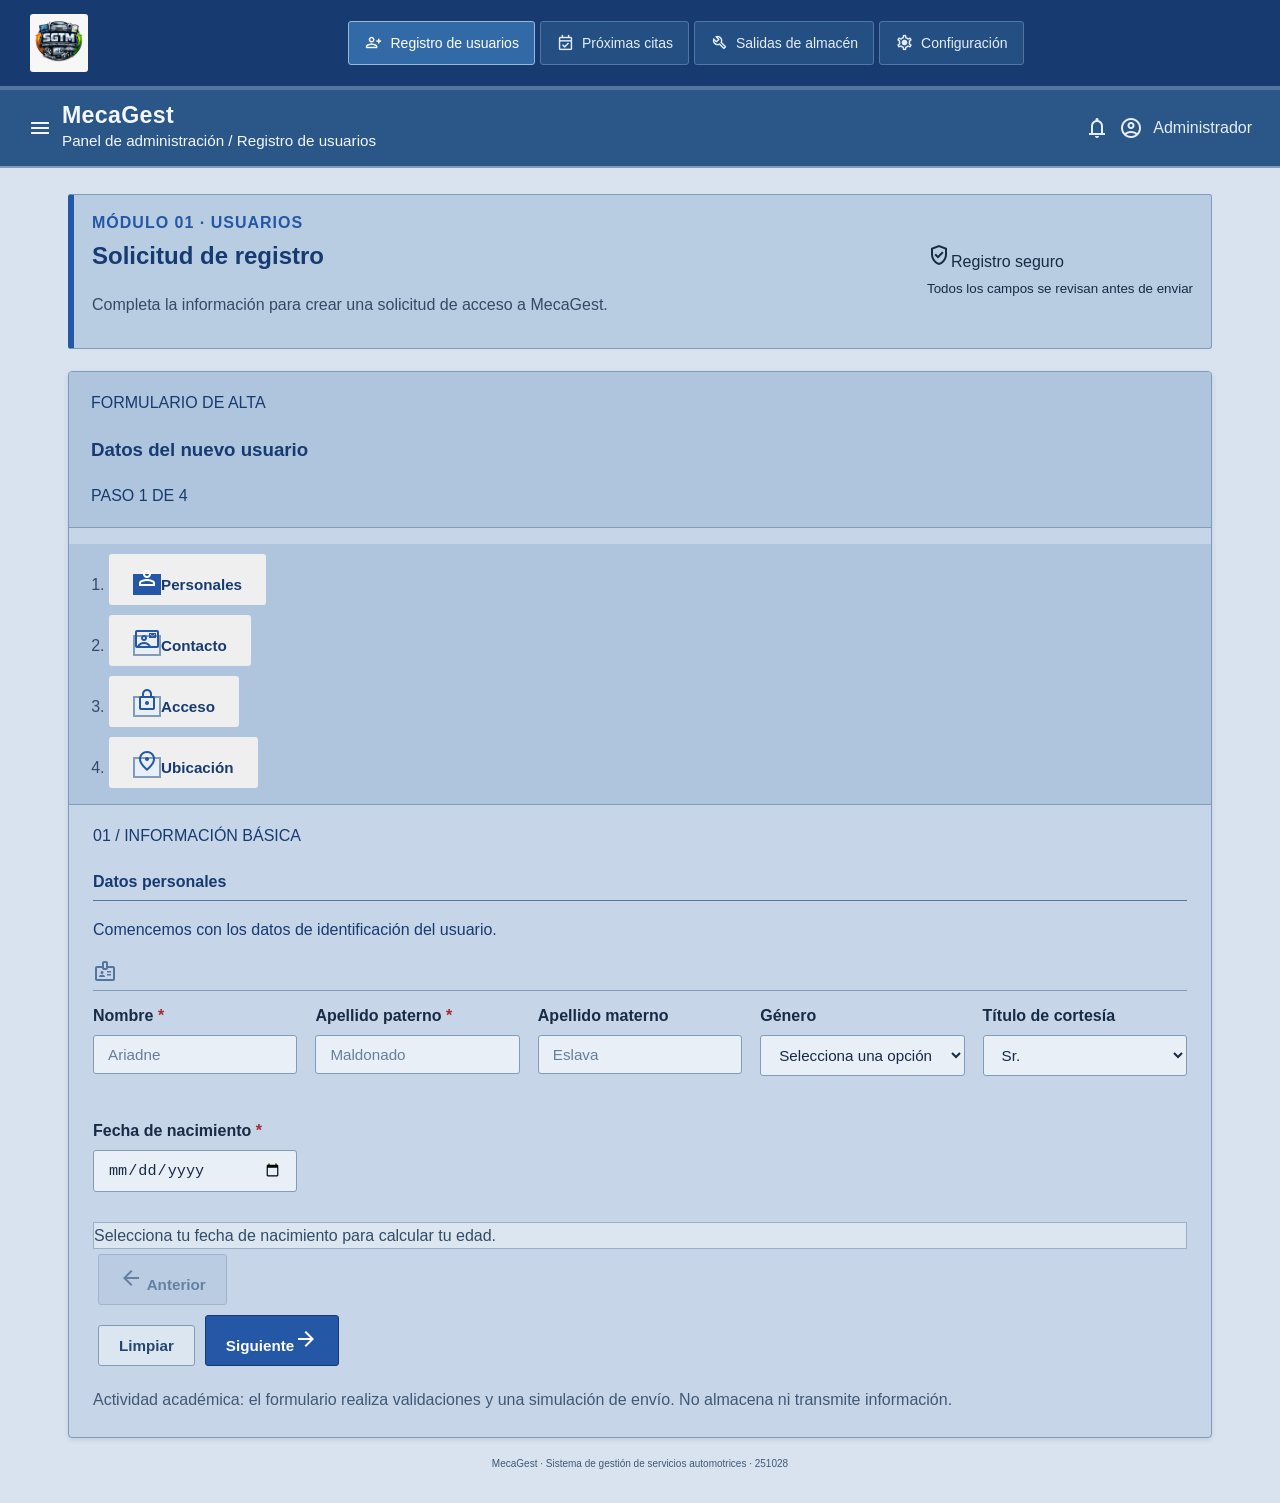
<file: index.html>
<!DOCTYPE html>
<html lang="es">
<head>
    <meta charset="UTF-8">
    <meta http-equiv="refresh" content="0; url=Practica04/registroUsuarios.html">
    <title>MecaGest</title>
</head>
<body>
    <script>
        window.location.replace("Practica04/registroUsuarios.html");
    </script>
</body>
</html>
</file>
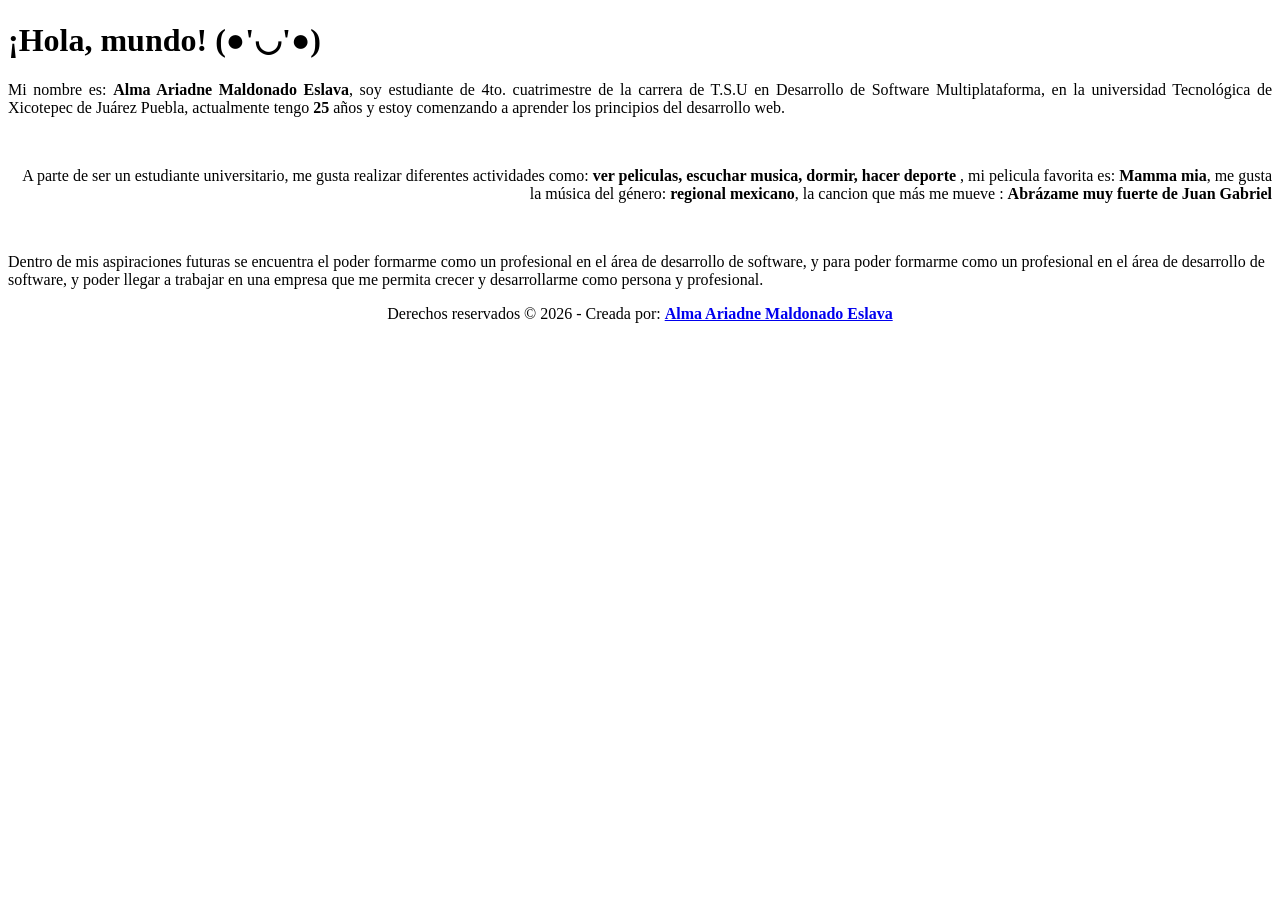
<file: Practica02/HelloWorld.html>
<!DOCTYPE html>
<html lang="en_MX">
<head>
    <meta charset="UTF-8">
    <meta name="viewport" content="width=device-width, initial-scale=1.0">
    <title>Mi primer página web :D @251028</title>
    <link rel="icon" type="image/x-icon" href="orquidea.png">
</head>

<body>
    <h1>¡Hola, mundo! (●'◡'●) </h1>
    <p align ="justify">
        Mi nombre es: <strong>Alma Ariadne Maldonado Eslava</strong>, soy estudiante de 4to. cuatrimestre de la carrera 
        de T.S.U en Desarrollo de Software Multiplataforma, en la universidad Tecnológica de Xicotepec de Juárez Puebla, actualmente tengo <strong>25</strong> años 
    y estoy comenzando a aprender los principios del desarrollo web.</p>
    <br>
    <p align ="right"> 
        A parte de ser un estudiante universitario, me gusta realizar diferentes actividades como: <strong>ver peliculas, escuchar musica, dormir, hacer deporte</strong>
    , mi pelicula favorita es: <strong>Mamma mia</strong>, me gusta la música del género: <strong>regional mexicano</strong>, la cancion que más me mueve : <strong>Abrázame muy fuerte de Juan Gabriel </strong></p>
    <br>
    <p align ="left" >
        Dentro de mis aspiraciones futuras se encuentra el poder formarme como un profesional en el área de desarrollo de software, y para poder formarme
        como un profesional en el área de desarrollo de software, y poder llegar a trabajar en una empresa que me permita crecer y desarrollarme como persona
        y profesional.
    </p>    
</body>
<footer>
    <p align ="center">Derechos reservados © 2026 - Creada por: <a 
        href="https://github.com/251028-aame"><b>Alma Ariadne Maldonado Eslava</b>
    </p>
</footer>

</html>
</file>
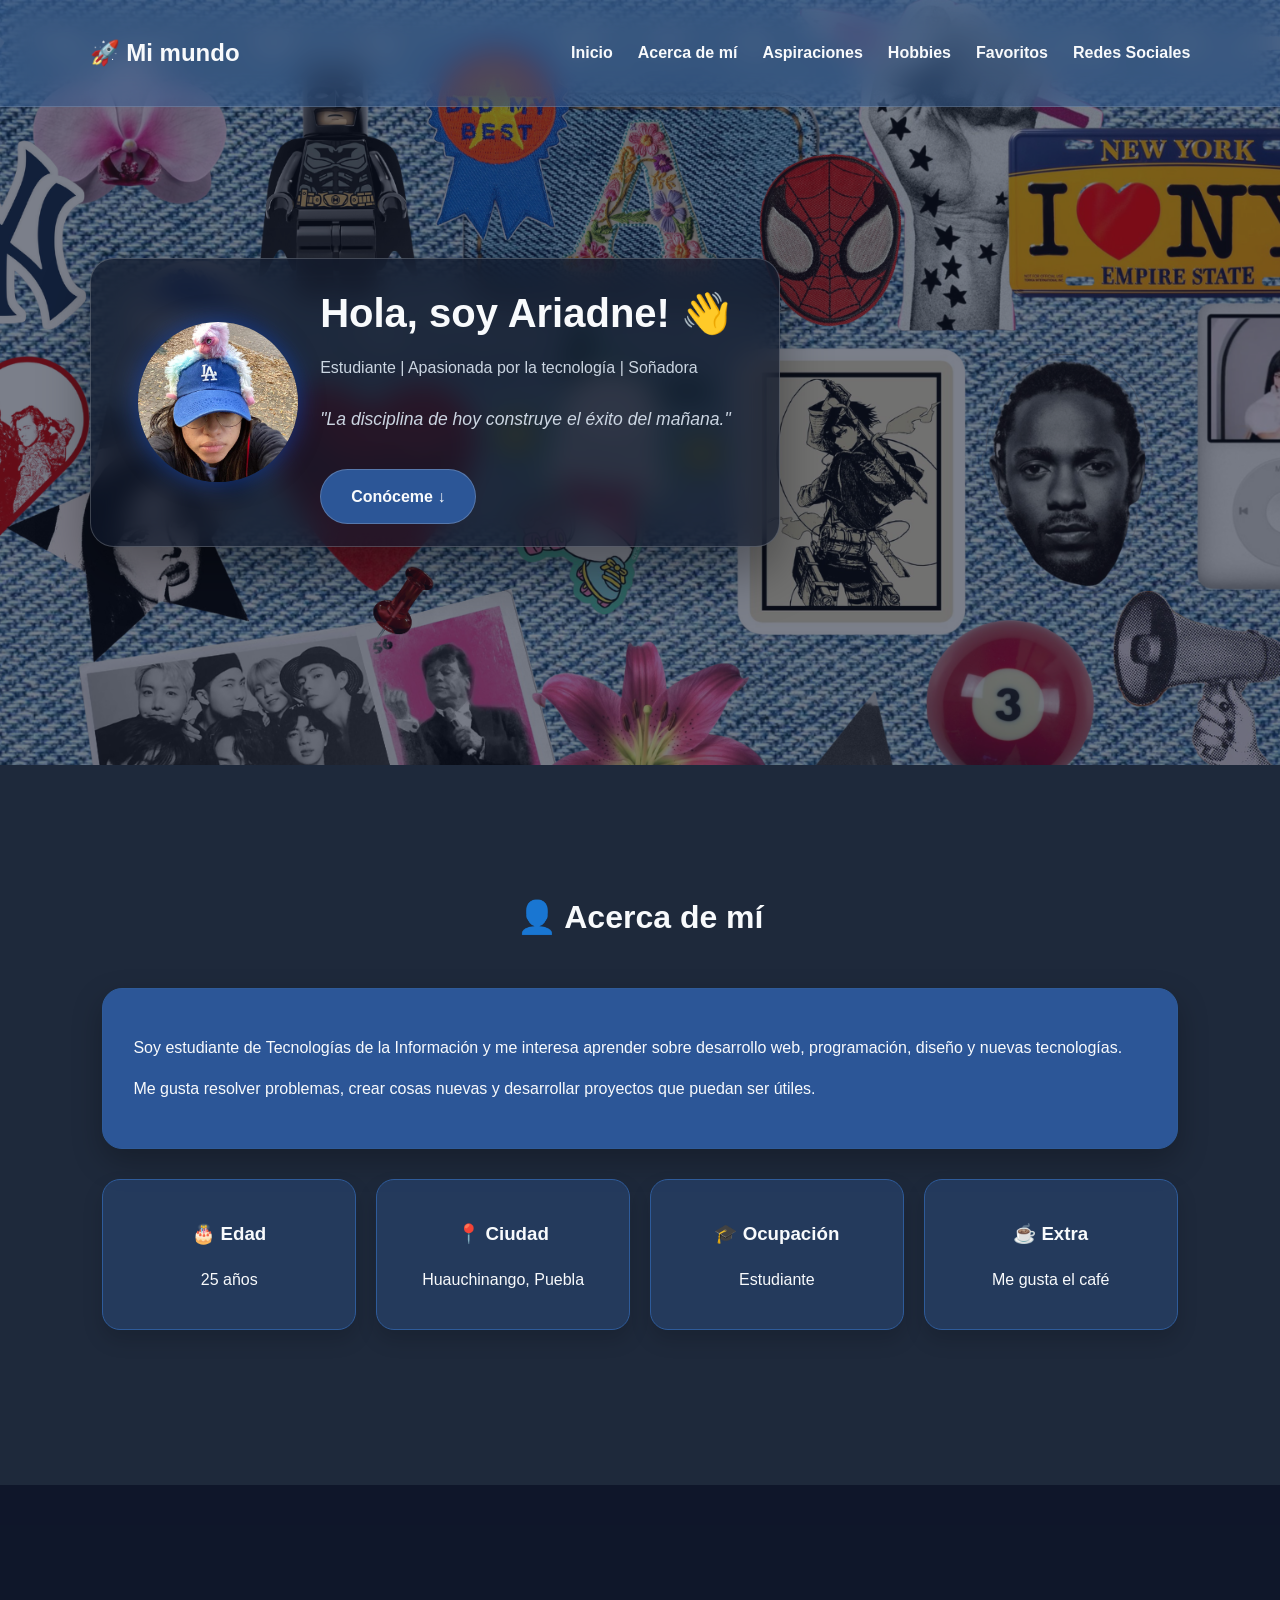
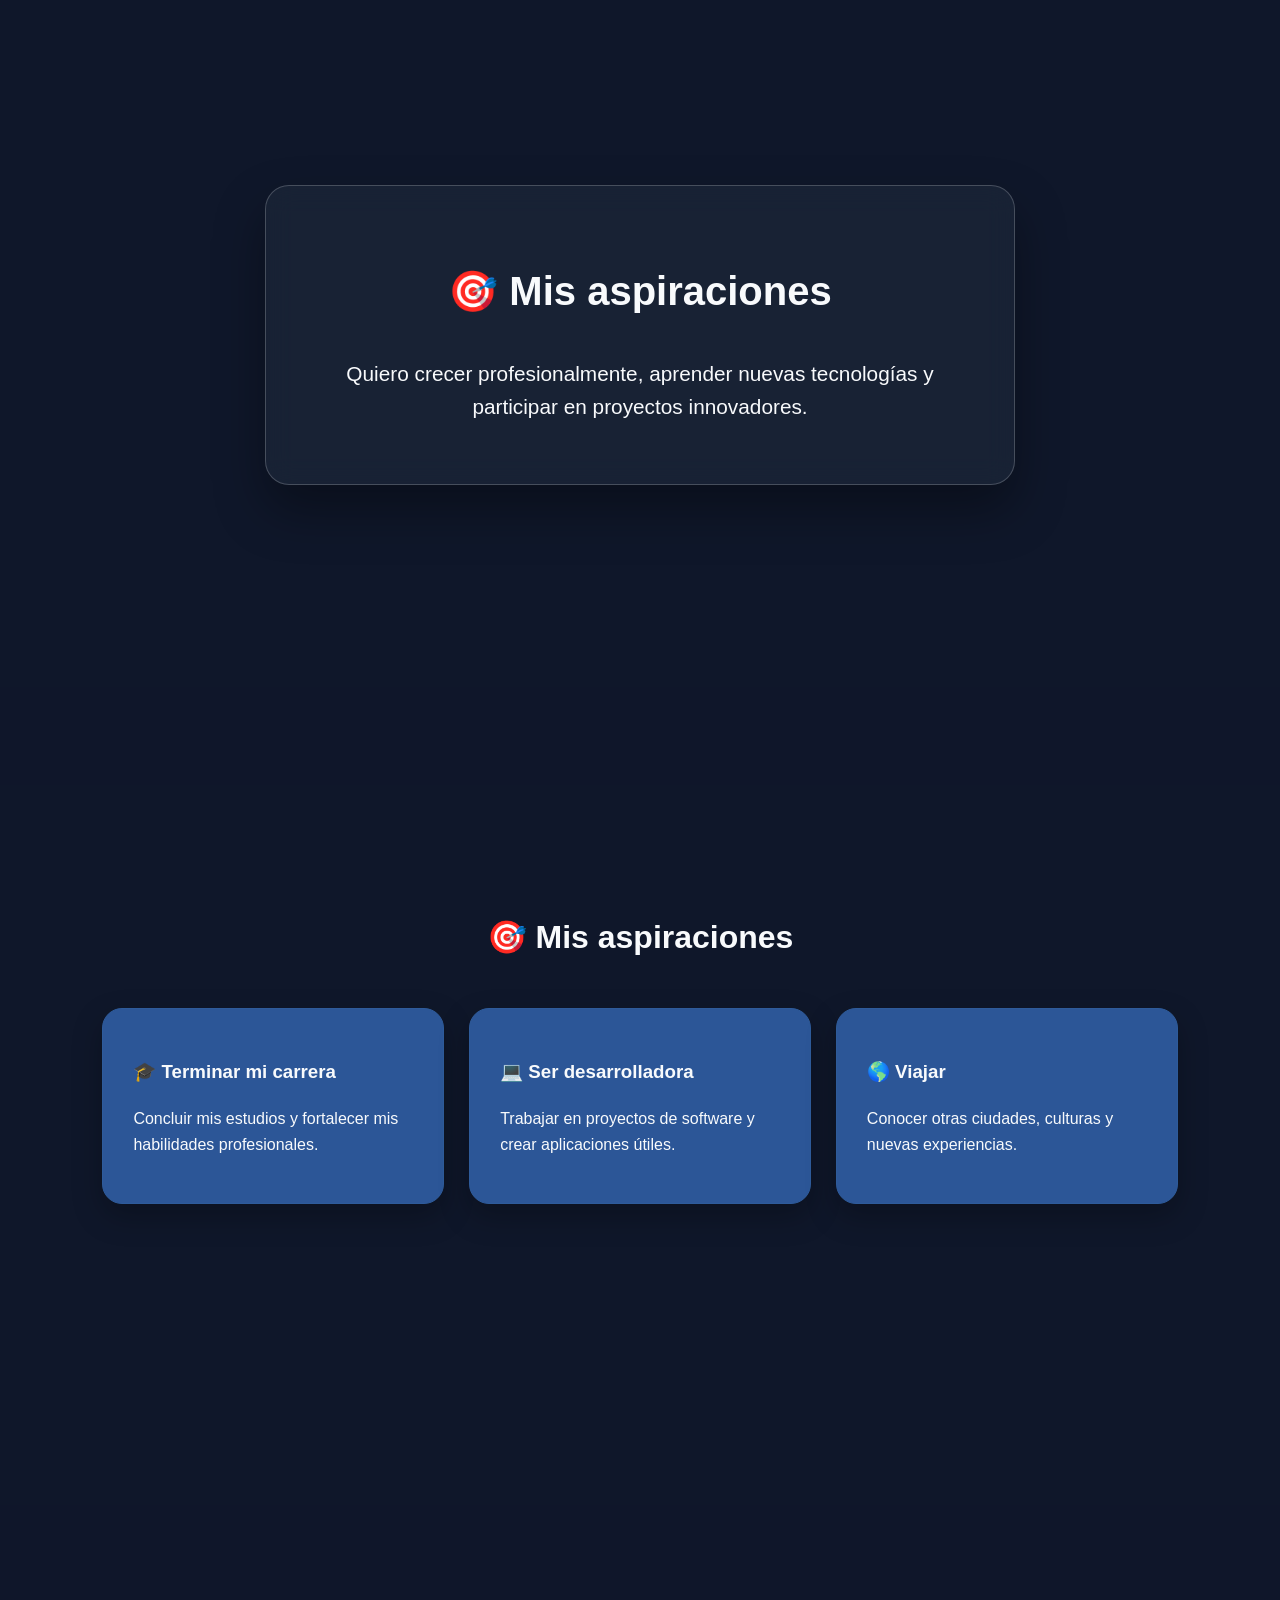
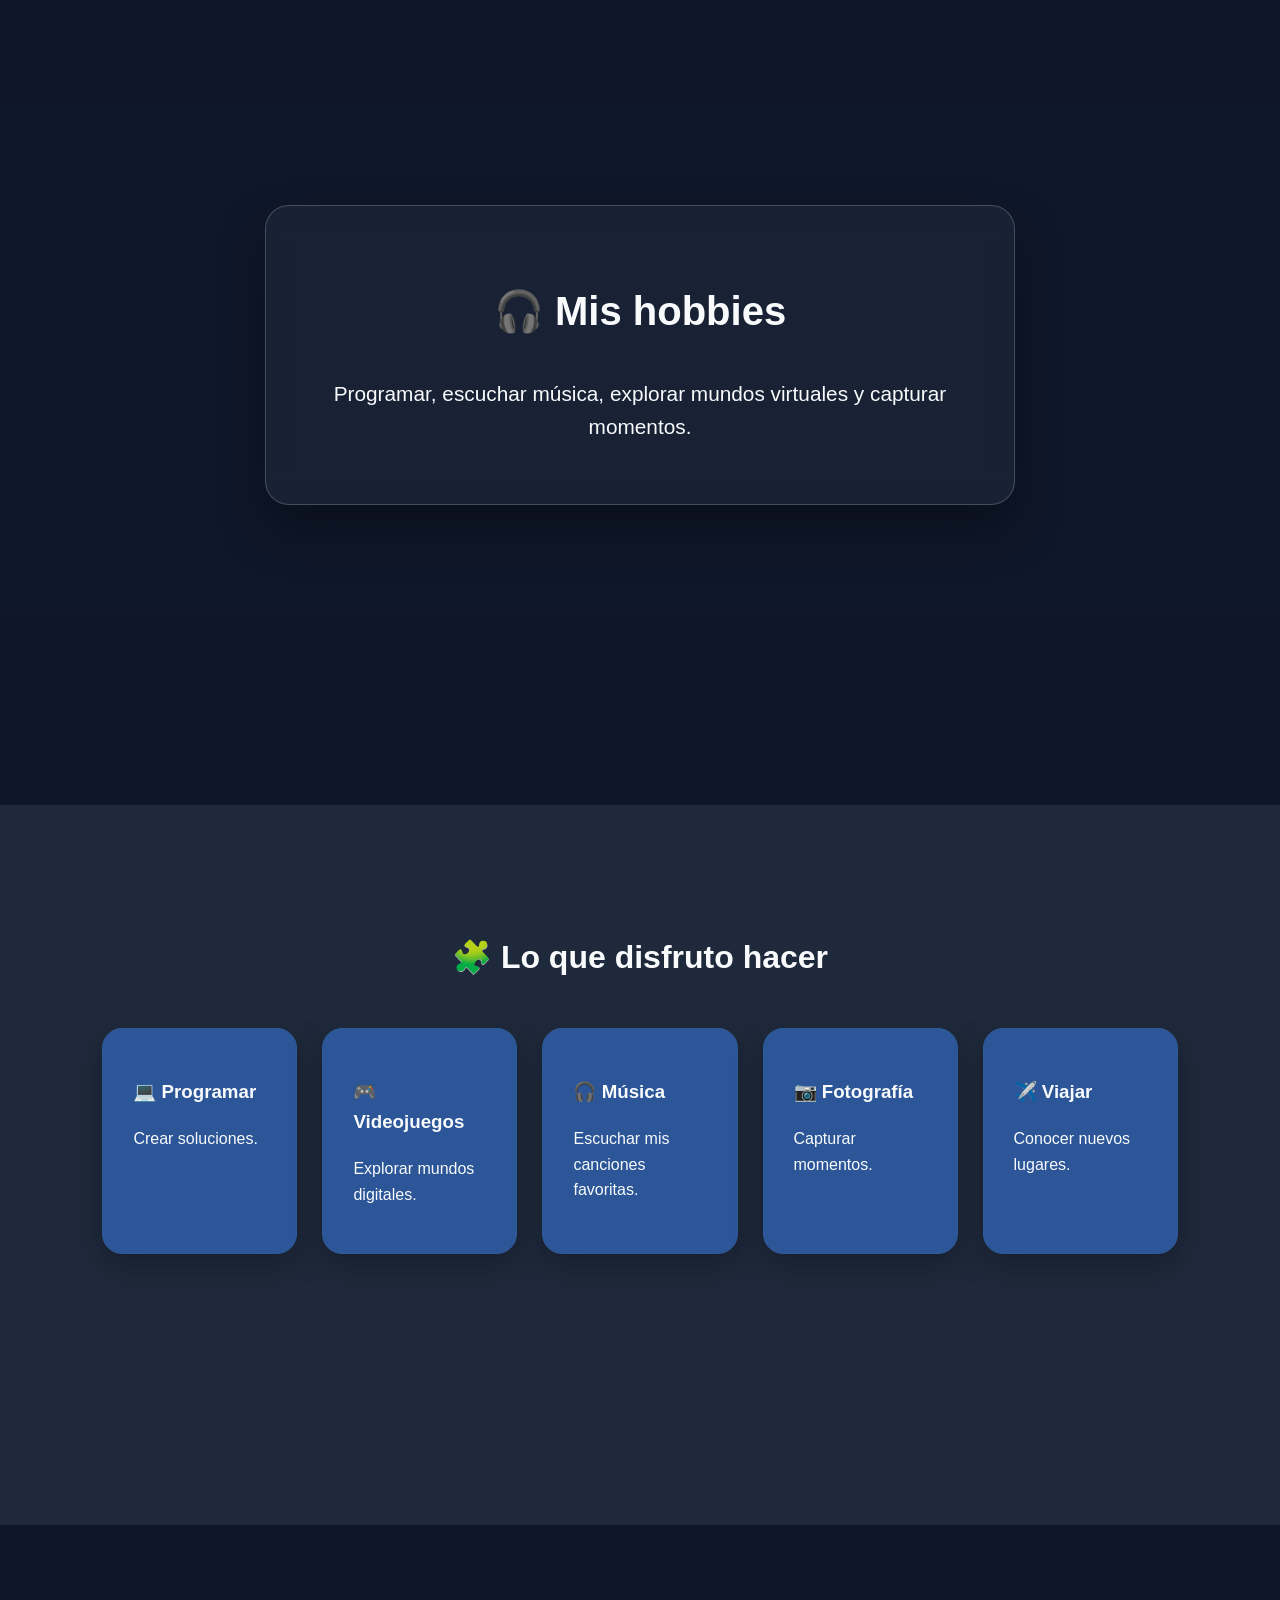
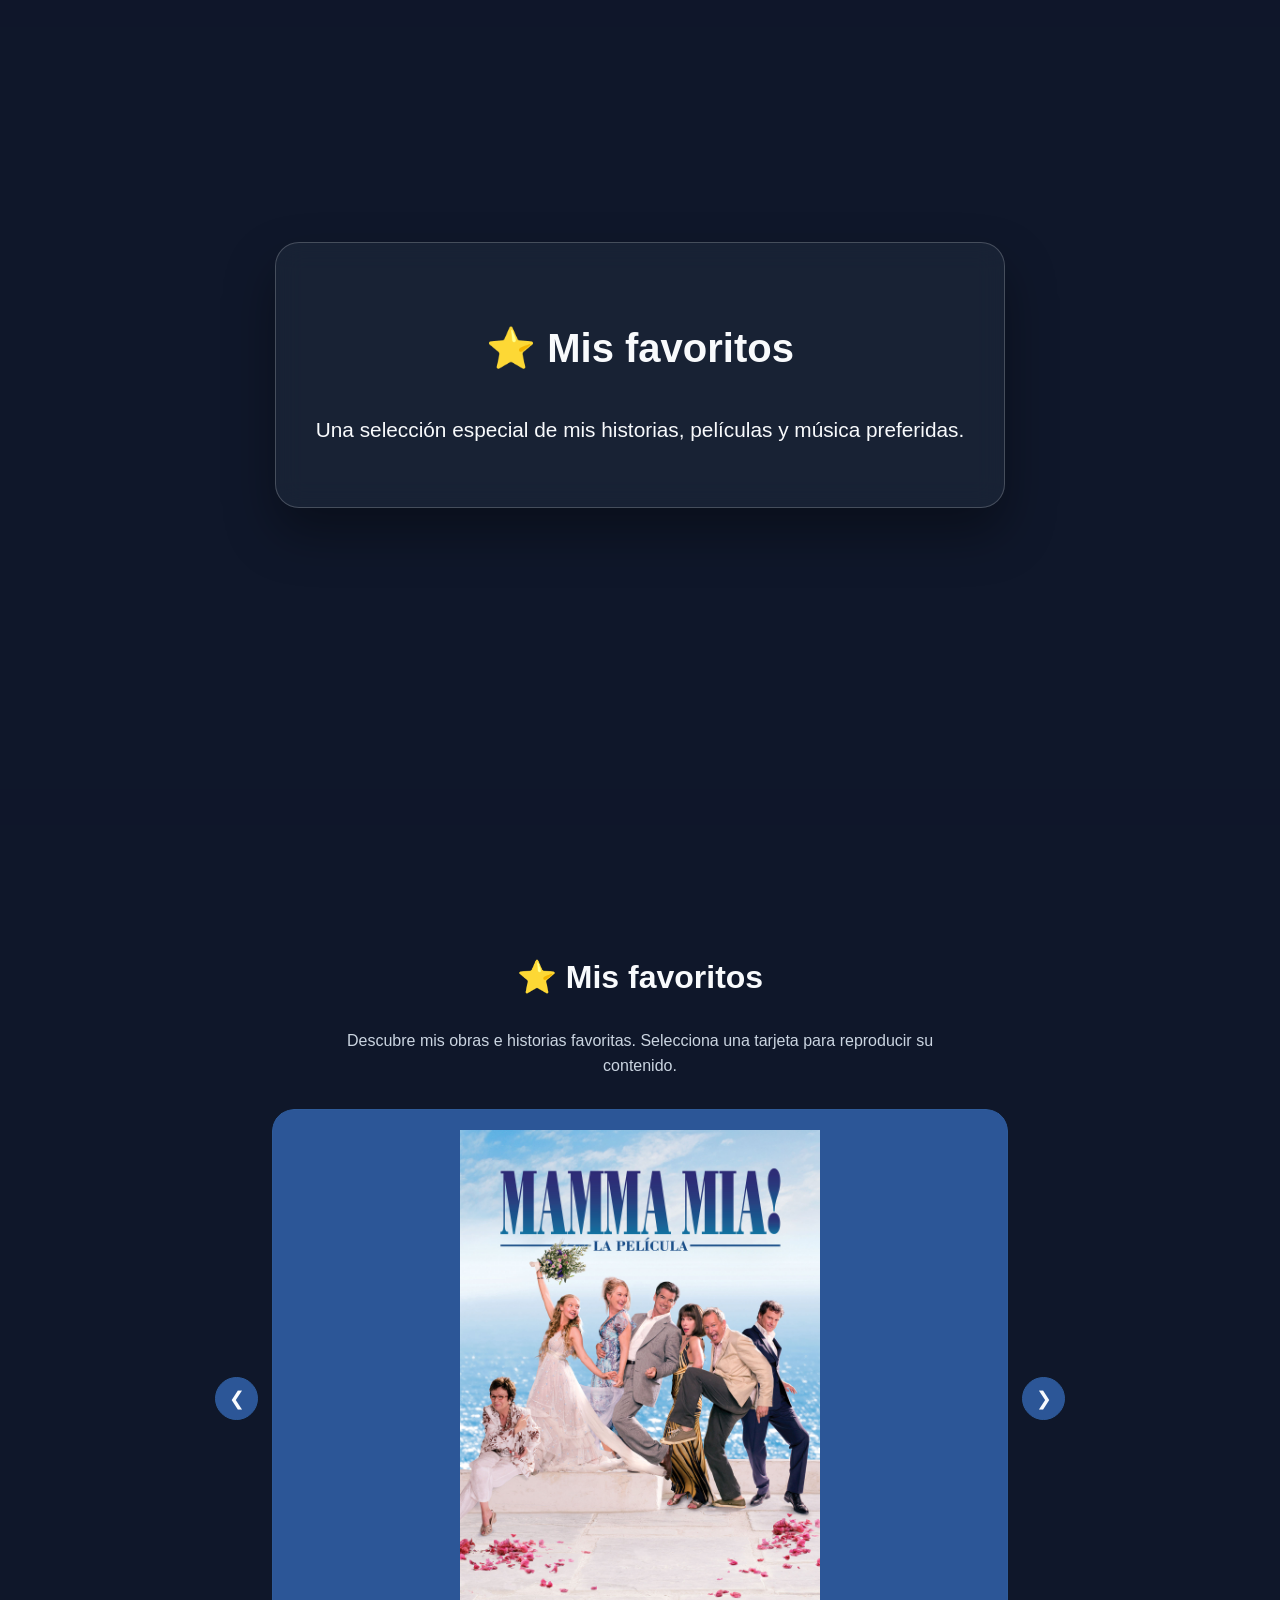
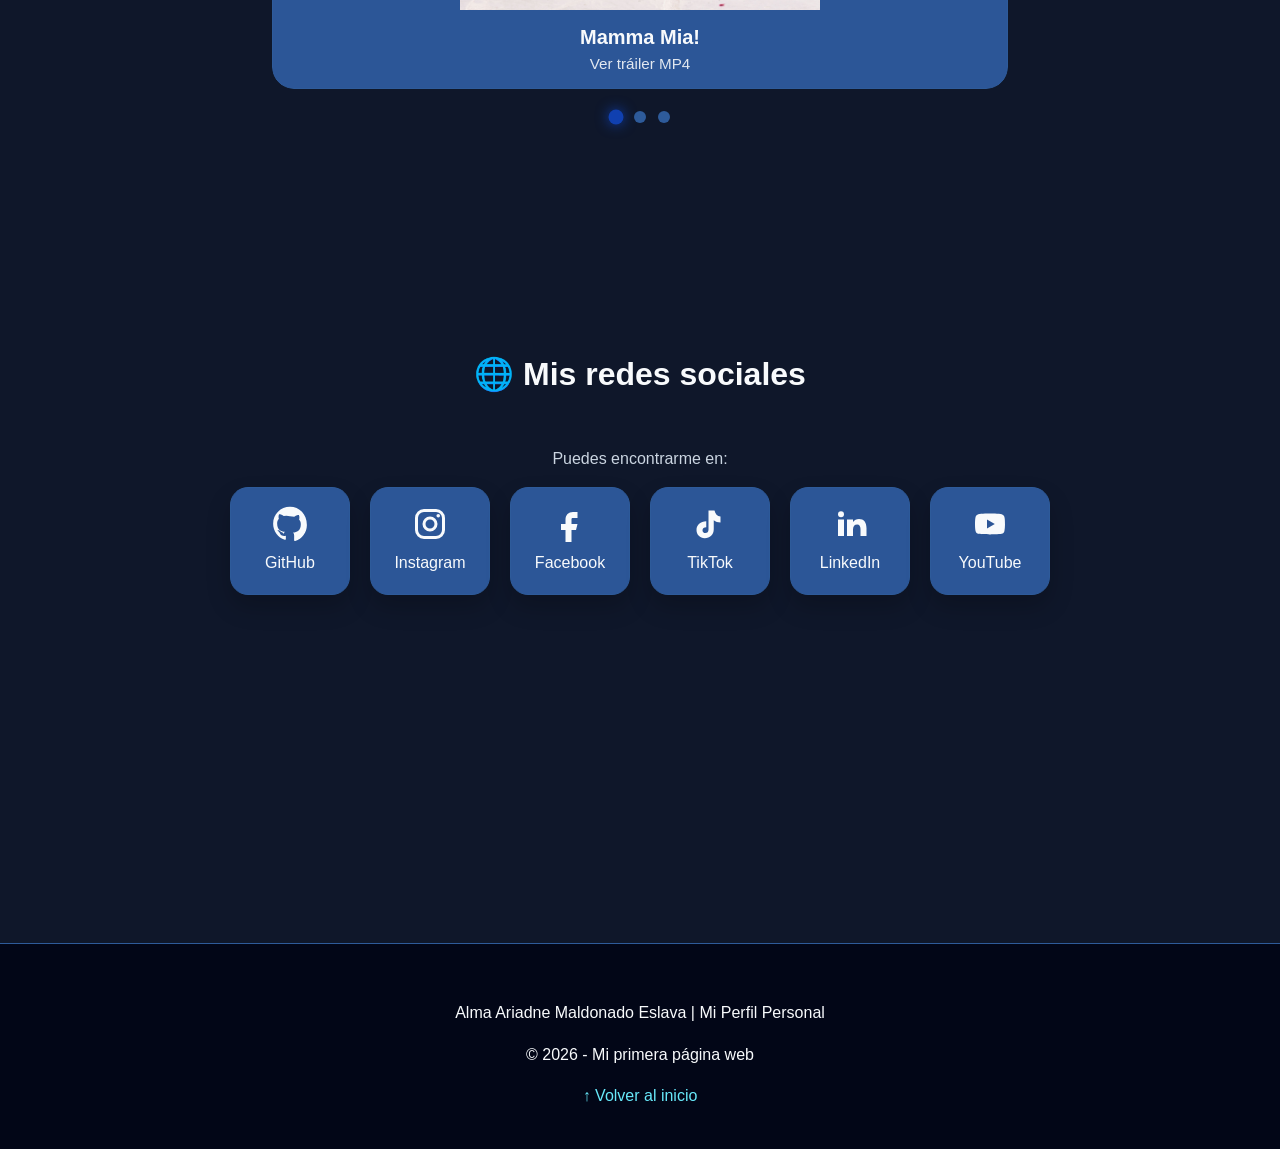
<file: Practica03/MiPerfil.html>
<!DOCTYPE html>
<html lang="es">

<head>
    <meta charset="UTF-8">
    <meta name="viewport" content="width=device-width, initial-scale=1.0">
    <meta name="description" content="Mi perfil de estudiante - Alma Ariadne Maldonado Eslava">
    <meta name="author" content="Alma Ariadne Maldonado Eslava">

    <title>Alma Ariadne Maldonado Eslava | T.S.U. en Desarrollo de Software Multiplataforma</title>

    <!-- Rutas relativas para el favicon y estilos -->
    <link id="mi-favicon" rel="icon" type="image/png" href="assets/images/orquidea.png">
    <link rel="stylesheet" href="css/styles.css">
</head>

<body>

    <!-- ============================= -->
    <!-- NAVEGACIÓN -->
    <!-- ============================= -->

    <nav id="navbar">
        <h2>🚀 Mi mundo</h2>
        <ul>
            <li class="menu_option"><a href="#inicio">Inicio</a></li>
            <li class="menu_option"><a href="#acerca-de-mi">Acerca de mí</a></li>
            <li class="menu_option"><a href="#aspiraciones">Aspiraciones</a></li>
            <li class="menu_option"><a href="#hobbies">Hobbies</a></li>
            <li class="menu_option"><a href="#favoritos">Favoritos</a></li>
            <li class="menu_option"><a href="#redes">Redes Sociales</a></li>
        </ul>
    </nav>


    <!-- ============================= -->
    <!-- HERO / PARALLAX 1 -->
    <!-- ============================= -->

    <header id="inicio" class="parallax parallax-1">
        <div class="hero-card glass">
            <!-- Ruta relativa de perfil -->
            <img src="assets/images/perfil.jpeg" alt="Foto de perfil" class="perfil">

            <div class="hero-info">
                <h1>Hola, soy Ariadne! 👋</h1>
                <p>Estudiante | Apasionada por la tecnología | Soñadora</p>
                <blockquote>"La disciplina de hoy construye el éxito del mañana."</blockquote>
                <a href="#acerca-de-mi" class="boton">Conóceme ↓</a>
            </div>
        </div>
    </header>


    <!-- ============================= -->
    <!-- SOBRE MÍ / ACERCA DE MÍ -->
    <!-- ============================= -->

    <section id="acerca-de-mi" class="seccion solido-1">

        <h2>👤 Acerca de mí</h2>

        <div class="contenedor">

            <div class="card">
                <p>
                    Soy estudiante de Tecnologías de la Información y me interesa aprender sobre desarrollo web,
                    programación, diseño y nuevas tecnologías.
                </p>
                <p>
                    Me gusta resolver problemas, crear cosas nuevas y desarrollar proyectos que puedan ser útiles.
                </p>
            </div>

            <div class="datos">
                <article>
                    <h3>🎂 Edad</h3>
                    <p>25 años</p>
                </article>

                <article>
                    <h3>📍 Ciudad</h3>
                    <p>Huauchinango, Puebla</p>
                </article>

                <article>
                    <h3>🎓 Ocupación</h3>
                    <p>Estudiante</p>
                </article>

                <article>
                    <h3>☕ Extra</h3>
                    <p>Me gusta el café</p>
                </article>
            </div>

        </div>

    </section>


    <!-- ============================= -->
    <!-- PARALLAX 2 -->
    <!-- ============================= -->

    <section class="parallax parallax-2">
        <div class="glass frase">
            <h2>🎯 Mis aspiraciones</h2>
            <p>
                Quiero crecer profesionalmente, aprender nuevas tecnologías
                y participar en proyectos innovadores.
            </p>
        </div>
    </section>


    <!-- ============================= -->
    <!-- ASPIRACIONES -->
    <!-- ============================= -->

    <section id="aspiraciones" class="seccion solido-2">

        <h2>🎯 Mis aspiraciones</h2>

        <div class="grid">

            <article class="card">
                <h3>🎓 Terminar mi carrera</h3>
                <p>Concluir mis estudios y fortalecer mis habilidades profesionales.</p>
            </article>

            <article class="card">
                <h3>💻 Ser desarrolladora</h3>
                <p>Trabajar en proyectos de software y crear aplicaciones útiles.</p>
            </article>

            <article class="card">
                <h3>🌎 Viajar</h3>
                <p>Conocer otras ciudades, culturas y nuevas experiencias.</p>
            </article>

        </div>

    </section>


    <!-- ============================= -->
    <!-- PARALLAX 3 -->
    <!-- ============================= -->

    <section class="parallax parallax-3">
        <div class="glass frase">
            <h2>🎧 Mis hobbies</h2>
            <p>
                Programar, escuchar música, explorar mundos virtuales y capturar momentos.
            </p>
        </div>
    </section>


    <!-- ============================= -->
    <!-- HOBBIES -->
    <!-- ============================= -->

    <section id="hobbies" class="seccion solido-3">

        <h2>🧩 Lo que disfruto hacer</h2>

        <div class="grid cinco">

            <article class="card">
                <h3>💻 Programar</h3>
                <p>Crear soluciones.</p>
            </article>

            <article class="card">
                <h3>🎮 Videojuegos</h3>
                <p>Explorar mundos digitales.</p>
            </article>

            <article class="card">
                <h3>🎧 Música</h3>
                <p>Escuchar mis canciones favoritas.</p>
            </article>

            <article class="card">
                <h3>📷 Fotografía</h3>
                <p>Capturar momentos.</p>
            </article>

            <article class="card">
                <h3>✈️ Viajar</h3>
                <p>Conocer nuevos lugares.</p>
            </article>

        </div>

    </section>


    <!-- ============================= -->
    <!-- PARALLAX 4 -->
    <!-- ============================= -->

    <section class="parallax parallax-4">
        <div class="glass frase">
            <h2>⭐ Mis favoritos</h2>
            <p>
                Una selección especial de mis historias, películas y música preferidas.
            </p>
        </div>
    </section>


    <!-- ============================= -->
    <!-- FAVORITOS -->
    <!-- ============================= -->

    <section id="favoritos" class="seccion solido-4">

        <h2>⭐ Mis favoritos</h2>
        <p class="favoritos-intro">
            Descubre mis obras e historias favoritas. Selecciona una tarjeta para reproducir su contenido.
        </p>

        <div class="carrusel" aria-label="Carrusel de Favoritos">
            <button class="carrusel-flecha" id="anterior" type="button" aria-label="Favorito Anterior"> &#10094; </button>
            
            <div class="carrusel-ventana">
                <div class="carrusel-pista" id="pista">

                    <!-- Película Favorita (Mamma Mia!) -->
                    <!-- NOTA: Se reemplazaron espacios en el nombre del archivo por %20 -->
                    <button class="favorito-card" type="button" data-tipo="video" data-src="assets/media/Mamma%20Mia!%20Official%20Trailer.mp4" data-titulo="🎬 Película favorita: Mamma Mia!">
                        <img src="assets/images/mammamia!.jpg" alt="Portada de Mamma Mia!" loading="lazy">
                        <span class="favorito-info">
                            <strong>Mamma Mia!</strong>
                            <small>Ver tráiler MP4</small>
                        </span>
                    </button>

                    <!-- Canción Favorita -->
                    <button class="favorito-card" type="button" data-tipo="audio" data-src="assets/media/cancion.mp3" data-titulo="🎵 Canción favorita: Abrázame muy fuerte">
                        <img src="assets/images/Abrzame_Muy_Fuerte_Cover.jpg" alt="Portada Abrázame muy fuerte" loading="lazy">
                        <span class="favorito-info">
                            <strong>Abrázame muy fuerte - Juan Gabriel</strong>
                            <small>Escuchar MP3</small>
                        </span>
                    </button>

                    <!-- Libro Favorito -->
                    <button class="favorito-card" type="button" data-tipo="pdf" data-src="assets/media/libro.pdf" data-titulo="📚 Mi libro favorito: La tregua - Mario Benedetti">
                        <img src="assets/images/portada_libro.jpg" alt="Portada del libro La Tregua" loading="lazy">
                        <span class="favorito-info">
                            <strong>Mi libro favorito: La tregua - Mario Benedetti</strong>
                            <small>Leer capítulo PDF</small>
                        </span>
                    </button>

                </div>
            </div>

            <button class="carrusel-flecha" id="siguiente" type="button" aria-label="Favorito Siguiente"> &#10095; </button>
        </div>

        <div class="carrusel-indicadores" id="indicadores" aria-label="Seleccionar favorito"></div>

    </section>

    <!-- Modal para reproducción de multimedia -->
    <div id="modal-favoritos" class="modal-favoritos" hidden>
        <div class="modal-planel">
            <div class="modal-cabecera">
                <h2 id="modal-titulo">Título del recurso</h2>
                <button id="cerrar-modal" class="modal-cerrar" aria-label="Cerrar modal">&times;</button>
            </div>
            <div id="modal-contenido" class="modal-contenido"></div>
        </div>
    </div>


    <!-- ============================= -->
    <!-- REDES SOCIALES -->
    <!-- ============================= -->

    <section id="redes" class="seccion redes">

        <h2>🌐 Mis redes sociales</h2>
        <p>Puedes encontrarme en:</p>

        <div class="redes-sociales">

            <!-- GitHub -->
            <a href="https://github.com/251028-aame" target="_blank" aria-label="GitHub">
                <svg viewBox="0 0 24 24">
                    <path fill="currentColor" d="M12 .5C5.73.5.75 5.48.75 11.75c0 5.01 3.24 9.26 7.73 10.76.56.1.77-.24.77-.54 0-.27-.01-1.16-.02-2.1-3.15.68-3.81-1.34-3.81-1.34-.51-1.3-1.25-1.65-1.25-1.65-1.02-.7.08-.68.08-.68 1.13.08 1.73 1.16 1.73 1.16 1 .1 1.54.76 1.91 1.33.1-.72.39-1.21.71-1.49-2.52-.29-5.17-1.26-5.17-5.6 0-1.24.44-2.25 1.16-3.04-.12-.29-.5-1.46.11-3 0 0 .95-.3 3.11 1.16A10.8 10.8 0 0112 6.84c.96 0 1.93.13 2.83.38 2.16-1.46 3.11-1.16 3.11-1.16.61 1.54.23 2.71.11 3 .72.79 1.16 1.8 1.16 3.04 0 4.35-2.66 5.31-5.19 5.59.4.34.75 1.02.75 2.06 0 1.49-.01 2.69-.01 3.06 0 .3.2.65.78.54 4.48-1.5 7.72-5.75 7.72-10.76C23.25 5.48 18.27.5 12 .5z"/>
                </svg>
                <span>GitHub</span>
            </a>

            <!-- Instagram -->
            <a href="https://www.instagram.com/" target="_blank" aria-label="Instagram">
                <svg viewBox="0 0 24 24">
                    <rect x="3" y="3" width="18" height="18" rx="5" fill="none" stroke="currentColor" stroke-width="2"/>
                    <circle cx="12" cy="12" r="4" fill="none" stroke="currentColor" stroke-width="2"/>
                    <circle cx="17.5" cy="6.5" r="1.2" fill="currentColor"/>
                </svg>
                <span>Instagram</span>
            </a>

            <!-- Facebook -->
            <a href="https://www.facebook.com/" target="_blank" aria-label="Facebook">
                <svg viewBox="0 0 24 24">
                    <path fill="currentColor" d="M14 8h3V4h-3c-3 0-5 2-5 5v3H6v4h3v8h4v-8h3l1-4h-4V9c0-.7.3-1 1-1z"/>
                </svg>
                <span>Facebook</span>
            </a>

            <!-- TikTok -->
            <a href="https://www.tiktok.com/" target="_blank" aria-label="TikTok">
                <svg viewBox="0 0 24 24">
                    <path fill="currentColor" d="M15 3c.5 2.3 1.8 3.8 4 4v4c-1.7 0-3.2-.5-4.5-1.5v6c0 3.6-2.6 6-6 6-3.2 0-5.5-2.4-5.5-5.5 0-3.4 2.7-5.8 6.5-5.8v4c-1.5 0-2.5.7-2.5 1.9 0 1.1.8 1.9 1.9 1.9 1.3 0 2.1-.9 2.1-2.4V3z"/>
                </svg>
                <span>TikTok</span>
            </a>

            <!-- LinkedIn -->
            <a href="https://www.linkedin.com/" target="_blank" aria-label="LinkedIn">
                <svg viewBox="0 0 24 24">
                    <rect x="4" y="9" width="4" height="11" fill="currentColor"/>
                    <circle cx="6" cy="5.5" r="2" fill="currentColor"/>
                    <path fill="currentColor" d="M10 9h4v1.6c1-1.3 2.2-2 4-2 3.2 0 5 2.1 5 6.2V20h-4v-4.6c0-2-.7-3.1-2.2-3.1-1.8 0-2.8 1.3-2.8 3.4V20h-4z"/>
                </svg>
                <span>LinkedIn</span>
            </a>

            <!-- YouTube -->
            <a href="https://www.youtube.com/@AlmaAriadneMaldonadoEslava" target="_blank" aria-label="YouTube">
                <svg viewBox="0 0 24 24">
                    <path fill="currentColor" fill-rule="evenodd" clip-rule="evenodd" d="M21.58 7.19c-.23-.86-.91-1.54-1.77-1.77C18.25 5 12 5 12 5s-6.25 0-7.81.42c-.86.23-1.54.91-1.77 1.77C2 8.75 2 12 2 12s0 3.25.42 4.81c.23.86.91 1.54 1.77 1.77C5.75 19 12 19 12 19s6.25 0 7.81-.42c.86-.23 1.54-.91 1.77-1.77C22 15.25 22 12 22 12s0-3.25-.42-4.81zM10 15V9l5.2 3L10 15z"/>
                </svg>
                <span>YouTube</span>
            </a>

        </div>

    </section>


    <!-- ============================= -->
    <!-- FOOTER -->
    <!-- ============================= -->

    <footer>
        <p>Alma Ariadne Maldonado Eslava | Mi Perfil Personal</p>
        <p id="anio"></p>
        <a href="#inicio">↑ Volver al inicio</a>
    </footer>

    <!-- JS de la aplicación -->
    <script src="js/app.js"></script>

</body>
</html>
</file>
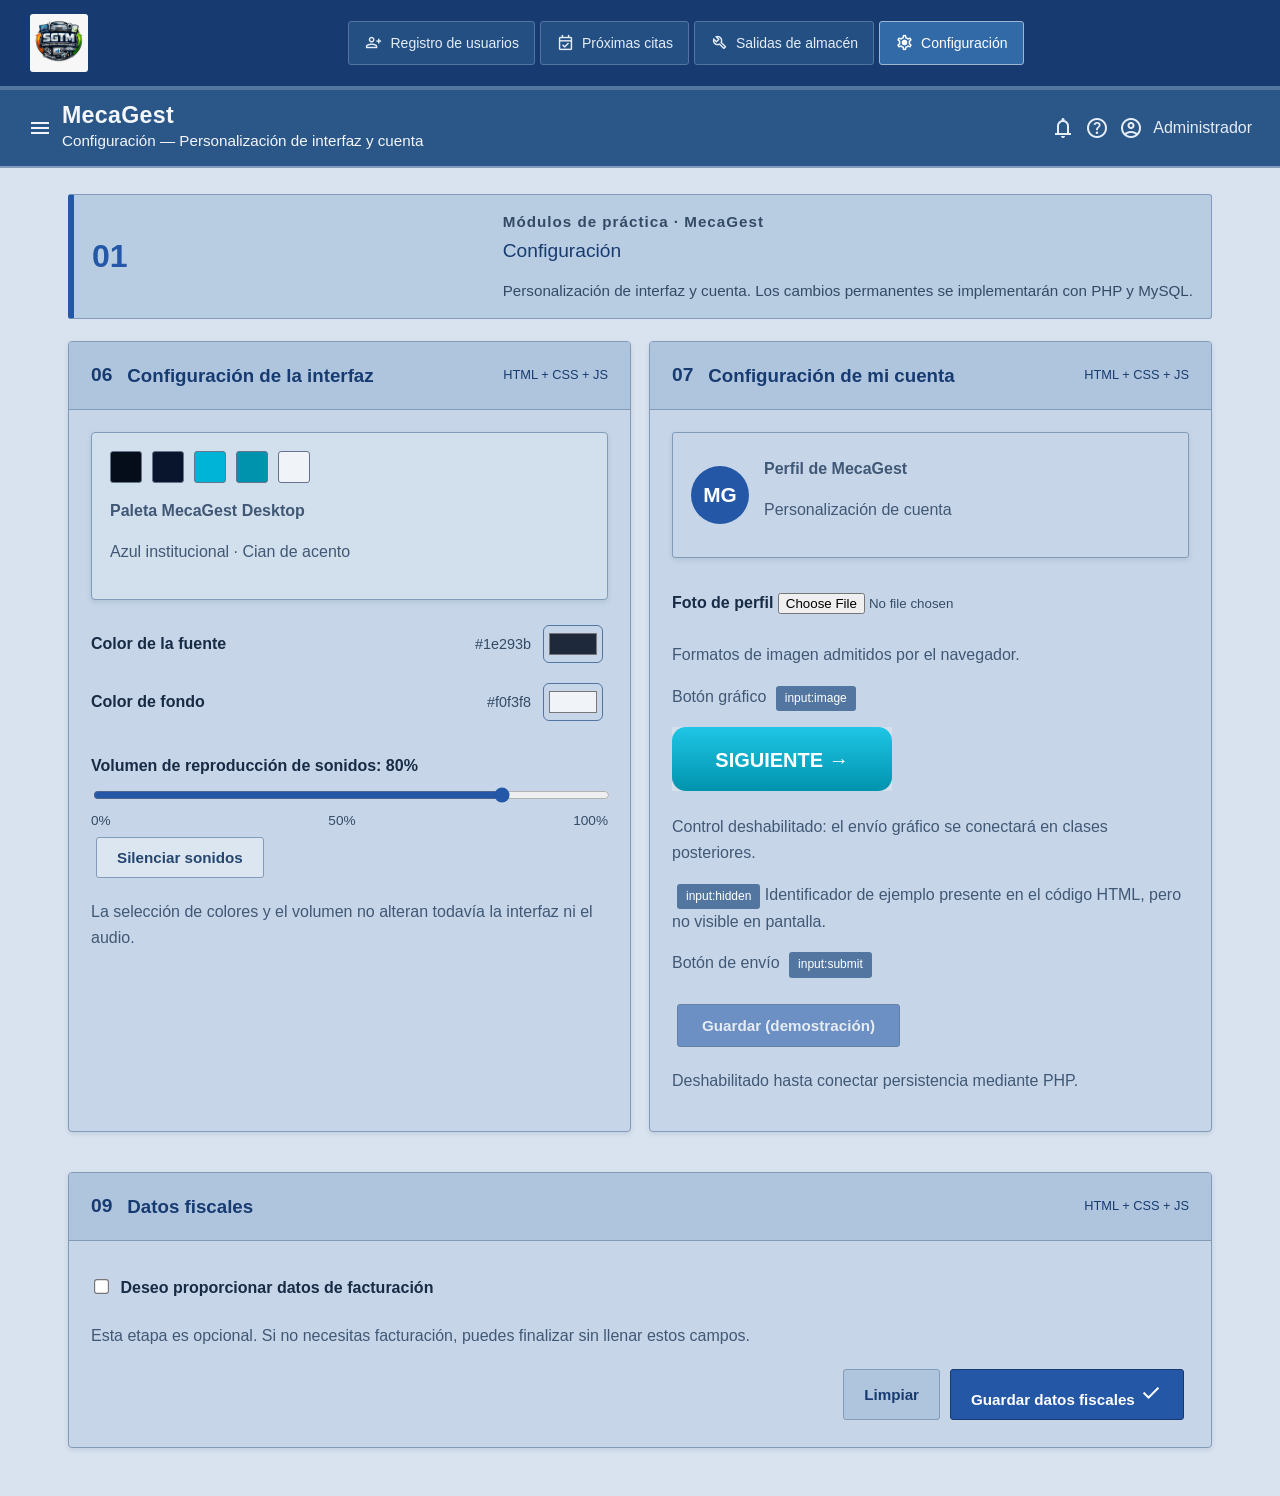
<file: Practica04/configuracion.html>
<!DOCTYPE html>
<html lang="es">
<head>
    <meta charset="UTF-8">
    <meta name="viewport" content="width=device-width, initial-scale=1.0">
    <title>MecaGest: Configuración - 251028</title>
    <link rel="stylesheet" href="CSS/styles.css">   
    <!-- Iconos de Google Material Symbols -->
    <link rel="stylesheet" href="https://fonts.googleapis.com/css2?family=Material+Symbols+Outlined:opsz,wght,FILL,GRAD@24,400,0,0" />
</head>
<body>

    <div class="app-layout">
        <!-- Menú Lateral Izquierdo (Sidebar) -->
        <aside class="sidebar">
            <div class="sidebar-logo">
               <img src="assets/image/Logo_Sistema.jpeg"
                alt="Logo del sistema"
                class="logo-img">
            </div>

           
<nav class="sidebar-menu" aria-label="Menú principal">

    <a href="registroUsuarios.html" class="menu-item">
        <span class="material-symbols-outlined">person_add</span>
        Registro de usuarios
    </a>

    <a href="proximasCitas.html" class="menu-item">
        <span class="material-symbols-outlined">event_available</span>
        Próximas citas
    </a>

    <a href="salidasAlmacen.html" class="menu-item">
        <span class="material-symbols-outlined">build</span>
        Salidas de almacén
    </a>

    <a href="configuracion.html" class="menu-item active" aria-current="page">
        <span class="material-symbols-outlined">settings</span>
        Configuración
    </a>

</nav>

            <div class="sidebar-footer">
                <span class="material-symbols-outlined">help</span>
                <div>
                    <p class="footer-title">¿Necesitas ayuda?</p>
                    <p class="footer-sub">Soporte técnico</p>
                </div>
            </div>
        </aside>

        <!-- Área Principal de Contenido -->
        <div class="main-wrapper">
            <header class="top-navbar">
                <div class="header-title">
                    <span class="material-symbols-outlined menu-toggle">menu</span>
                    <div>
                        <h1>MecaGest</h1>
                        <p class="breadcrumb">Configuración — Personalización de interfaz y cuenta</p>
                    </div>
                </div>
                <div class="header-user">
                    <span class="material-symbols-outlined icon-btn">notifications</span>
                    <span class="material-symbols-outlined icon-btn">help</span>
                    <div class="user-profile">
                        <span class="material-symbols-outlined">account_circle</span>
                        <span>Administrador</span>
                    </div>
                </div>
            </header>

            <main class="content-area">
                <header class="section-heading">
                    <span class="section-index">01</span>
                    <div class="section-text">
                        <p class="eyebrow">Módulos de práctica · MecaGest</p>
                        <h2>Configuración</h2>
                        <p class="section-desc">Personalización de interfaz y cuenta. Los cambios permanentes se implementarán con PHP y MySQL.</p>
                    </div>
                </header>

                <div class="module-grid">
                <section class="module-card " aria-labelledby="mod-06">
                    <header class="module-head">
                        <span class="module-num">06</span>
                        <h3 id="mod-06">Configuración de la interfaz</h3>
                        <span class="module-meta">HTML + CSS + JS</span>
                    </header>
                    <div class="module-body">
                        <div class="palette-box">
                            <div class="swatches" aria-hidden="true">
                                <span class="swatch" style="background:#050c1a"></span>
                                <span class="swatch" style="background:#08152c"></span>
                                <span class="swatch" style="background:#00b4d8"></span>
                                <span class="swatch" style="background:#0093ad"></span>
                                <span class="swatch" style="background:#f0f3f8"></span>
                            </div>
                            <p class="palette-name">Paleta MecaGest Desktop</p>
                            <p class="note">Azul institucional · Cian de acento</p>
                        </div>

                        <div class="color-row">
                            <label for="fontColor">Color de la fuente</label>
                            <span class="color-value" id="fontColorValor">#1e293b</span>
                            <input type="color" id="fontColor" value="#1e293b">
                        </div>
                        <div class="color-row">
                            <label for="backgroundColor">Color de fondo</label>
                            <span class="color-value" id="backgroundColorValor">#f0f3f8</span>
                            <input type="color" id="backgroundColor" value="#f0f3f8">
                        </div>

                        <div class="field">
                            <label for="soundsVolume">Volumen de reproducción de sonidos: <strong id="volumenValor">80%</strong></label>
                            <input type="range" id="soundsVolume" min="0" max="100" value="80">
                            <div class="range-scale" aria-hidden="true"><span>0%</span><span>50%</span><span>100%</span></div>
                        </div>
                        <button type="button" id="muteSounds" class="btn btn-outline">Silenciar sonidos</button>
                        <p class="note">La selección de colores y el volumen no alteran todavía la interfaz ni el audio.</p>
                    </div>
                </section>

                <section class="module-card " aria-labelledby="mod-07">
                    <header class="module-head">
                        <span class="module-num">07</span>
                        <h3 id="mod-07">Configuración de mi cuenta</h3>
                        <span class="module-meta">HTML + CSS + JS</span>
                    </header>
                    <div class="module-body">
                        <div class="profile-head">
                            <div class="avatar" id="avatarPerfil" aria-hidden="true">MG</div>
                            <div>
                                <p class="palette-name">Perfil de MecaGest</p>
                                <p class="note">Personalización de cuenta</p>
                            </div>
                        </div>

                        <div class="field">
                            <label for="userPhoto">Foto de perfil</label>
                            <input type="file" id="userPhoto" accept="image/*">
                            <p class="field-error" id="error-userPhoto" hidden></p>
                            <p class="note">Formatos de imagen admitidos por el navegador.</p>
                        </div>

                        <div class="field">
                            <p class="group-title">Botón gráfico <span class="tag">input:image</span></p>
                            <input type="image" src="[data-uri]" alt="Siguiente" width="220" height="64" disabled>
                            <p class="note">Control deshabilitado: el envío gráfico se conectará en clases posteriores.</p>
                        </div>

                        <input type="hidden" id="userId" value="25XXXX">
                        <p class="note"><span class="tag">input:hidden</span> Identificador de ejemplo presente en el código HTML, pero no visible en pantalla.</p>

                        <div class="field">
                            <p class="group-title">Botón de envío <span class="tag">input:submit</span></p>
                            <input type="submit" class="btn btn-secondary" value="Guardar (demostración)" disabled>
                            <p class="note">Deshabilitado hasta conectar persistencia mediante PHP.</p>
                        </div>
                    </div>
                </section>

                <section class="module-card span-all" aria-labelledby="mod-09">
                    <header class="module-head">
                        <span class="module-num">09</span>
                        <h3 id="mod-09">Datos fiscales</h3>
                        <span class="module-meta">HTML + CSS + JS</span>
                    </header>
                    <div class="module-body">
                        <div class="form-banner" id="bannerFiscal" role="alert" hidden></div>
                        <form id="formFiscal" novalidate>
                    <div class="field-wide billing-toggle">
                        <label class="terms billing-label" for="quiereFacturacion">
                            <input type="checkbox" id="quiereFacturacion" name="quiereFacturacion">
                            <span>Deseo proporcionar datos de facturación</span>
                        </label>
                        <p class="note">Esta etapa es opcional. Si no necesitas facturación, puedes finalizar sin llenar estos campos.</p>
                    </div>

                    <div class="field-wide billing-box" id="panelFacturacion" hidden>
                        <div class="form-grid">
                            <div class="field">
                                <label for="rfc">RFC <span class="req" aria-hidden="true">*</span></label>
                                <div class="input-wrap">
                                    <span class="material-symbols-outlined" aria-hidden="true">description</span>
                                    <input type="text" id="rfc" name="rfc" placeholder="Ej. ABCD010203XYZ" autocapitalize="characters" autocomplete="off" required disabled>
                                </div>
                                <p class="field-error" id="error-rfc" hidden></p>
                            </div>
                            <div class="field">
                                <label for="razonSocial">Nombre o razón social</label>
                                <div class="input-wrap">
                                    <span class="material-symbols-outlined" aria-hidden="true">apartment</span>
                                    <input type="text" id="razonSocial" name="razonSocial" placeholder="Nombre para facturación" autocomplete="organization" disabled>
                                </div>
                                <p class="field-error" id="error-razonSocial" hidden></p>
                            </div>
                            <div class="field">
                                <label for="regimenFiscal">Régimen fiscal</label>
                                <div class="input-wrap">
                                    <span class="material-symbols-outlined" aria-hidden="true">article</span>
                                    <select id="regimenFiscal" name="regimenFiscal" disabled>
                                        <option value="" selected>Seleccionar régimen</option>
                                        <option value="601">601 · General de Ley Personas Morales</option>
                                        <option value="603">603 · Personas Morales con Fines no Lucrativos</option>
                                        <option value="605">605 · Sueldos y Salarios e Ingresos Asimilados a Salarios</option>
                                        <option value="606">606 · Arrendamiento</option>
                                        <option value="612">612 · Personas Físicas con Actividades Empresariales y Profesionales</option>
                                        <option value="616">616 · Sin obligaciones fiscales</option>
                                        <option value="621">621 · Incorporación Fiscal</option>
                                        <option value="625">625 · Actividades Empresariales con ingresos a través de Plataformas Tecnológicas</option>
                                        <option value="626">626 · Régimen Simplificado de Confianza</option>
                                    </select>
                                </div>
                                <p class="field-error" id="error-regimenFiscal" hidden></p>
                            </div>
                            <div class="field">
                                <label for="usoCFDI">Uso del CFDI</label>
                                <div class="input-wrap">
                                    <span class="material-symbols-outlined" aria-hidden="true">receipt_long</span>
                                    <select id="usoCFDI" name="usoCFDI" disabled>
                                        <option value="" selected>Seleccionar uso</option>
                                        <option value="G01">G01 · Adquisición de mercancías</option>
                                        <option value="G02">G02 · Devoluciones, descuentos o bonificaciones</option>
                                        <option value="G03">G03 · Gastos en general</option>
                                        <option value="I01">I01 · Construcciones</option>
                                        <option value="I02">I02 · Mobiliario y equipo de oficina por inversiones</option>
                                        <option value="I04">I04 · Equipo de cómputo y accesorios</option>
                                        <option value="I05">I05 · Dados, troqueles, moldes, matrices y herramental</option>
                                        <option value="I06">I06 · Comunicaciones telefónicas</option>
                                        <option value="I08">I08 · Otra maquinaria y equipo</option>
                                        <option value="S01">S01 · Sin efectos fiscales</option>
                                        <option value="CP01">CP01 · Pagos</option>
                                    </select>
                                </div>
                                <p class="field-error" id="error-usoCFDI" hidden></p>
                            </div>
                            <div class="field">
                                <label for="cpFiscal">Código postal fiscal</label>
                                <div class="input-wrap">
                                    <span class="material-symbols-outlined" aria-hidden="true">location_on</span>
                                    <input type="text" id="cpFiscal" name="cpFiscal" placeholder="5 dígitos" inputmode="numeric" autocomplete="postal-code" disabled>
                                </div>
                                <p class="field-error" id="error-cpFiscal" hidden></p>
                            </div>
                            <div class="field">
                                <label for="fiscalSituation">Constancia de situación fiscal (PDF)</label>
                                <input type="file" id="fiscalSituation" name="fiscalSituation" accept=".pdf,application/pdf" disabled>
                                <p class="field-error" id="error-fiscalSituation" hidden></p>
                                <p class="note">Archivo opcional. La carga real y su revisión se implementarán en PHP.</p>
                            </div>
                        </div>
                        <p class="note billing-disclaimer">Datos de ejemplo para fines académicos. Antes de una facturación real, deberán comprobarse los catálogos del SAT, el régimen y los requisitos de CFDI vigentes.</p>
                    </div>

                            <div class="module-actions">
                                <button type="reset" class="btn btn-secondary">Limpiar</button>
                                <button type="submit" class="btn btn-primary">Guardar datos fiscales <span class="material-symbols-outlined" aria-hidden="true">check</span></button>
                            </div>
                        </form>
                    </div>
                </section>

                </div>
            </main>
        </div>
    </div>

    <script src="js/modulos.js"></script>
</body>
</html>
</file>
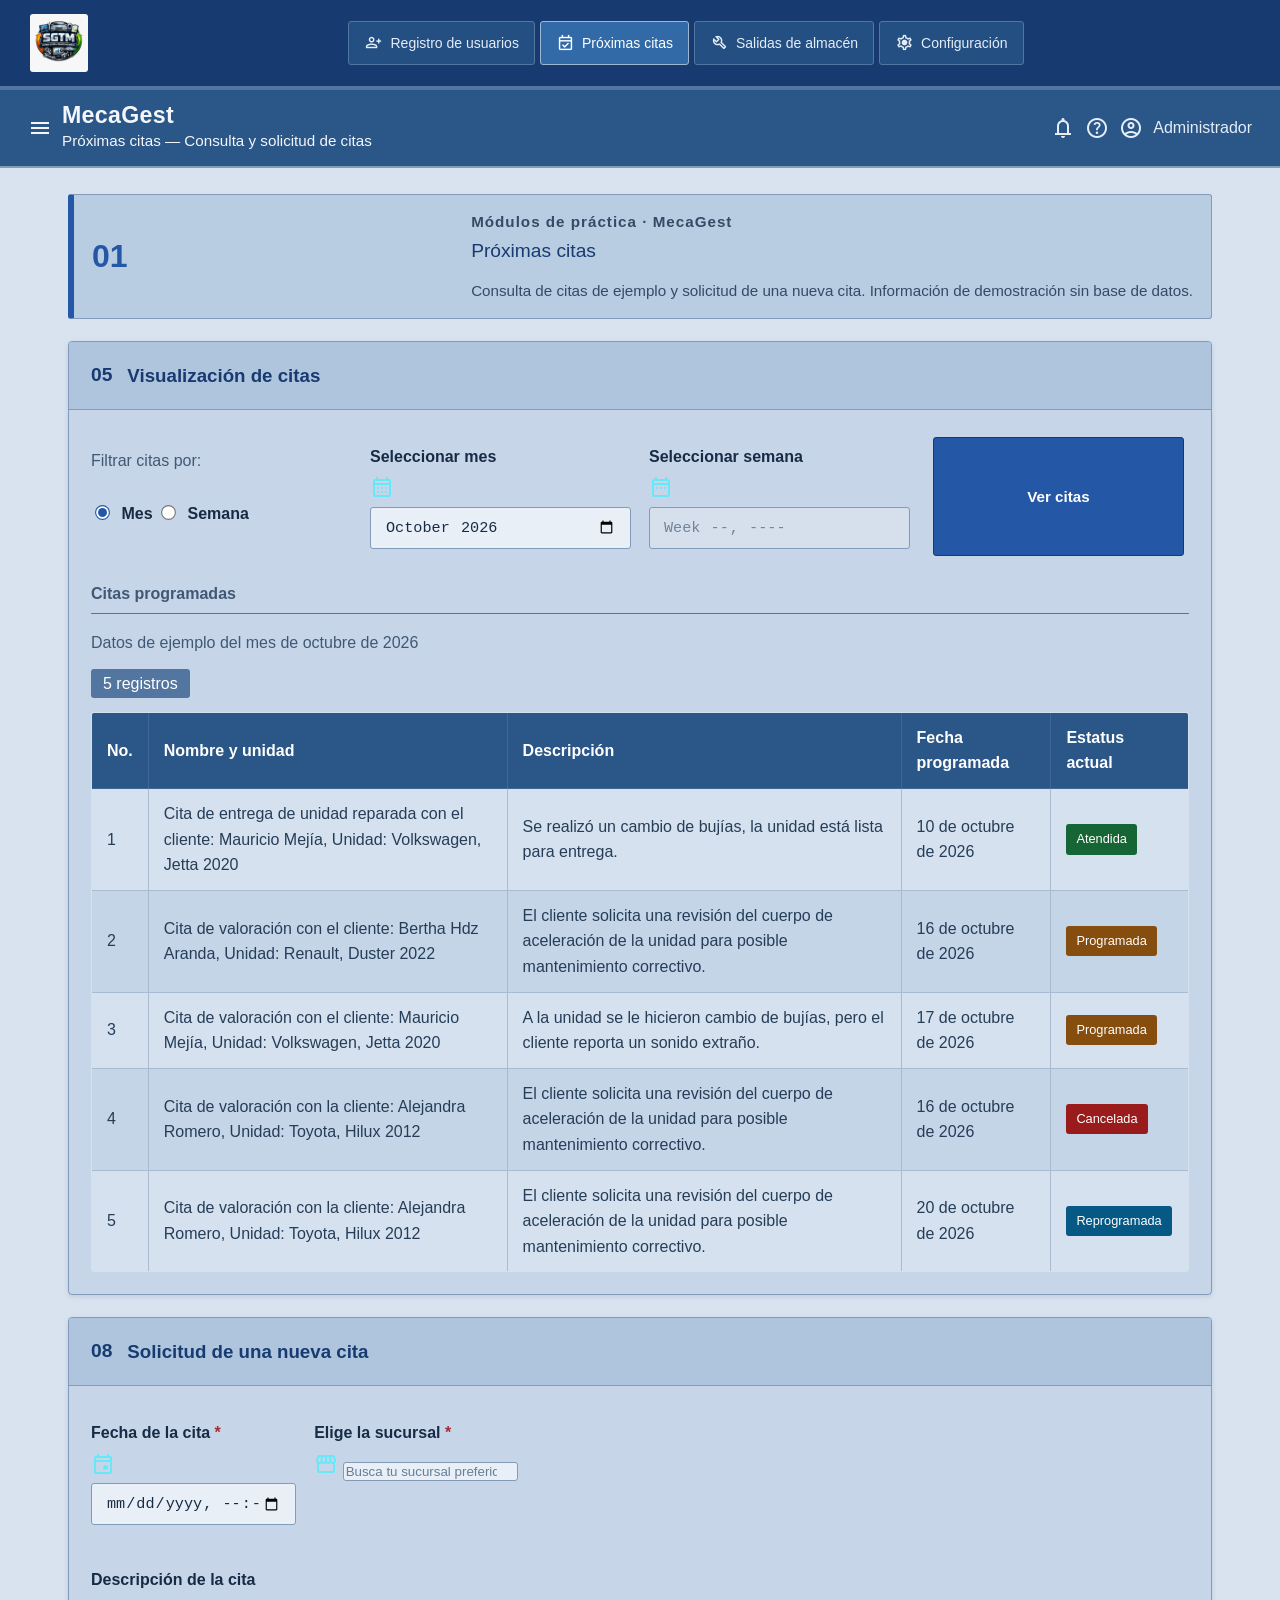
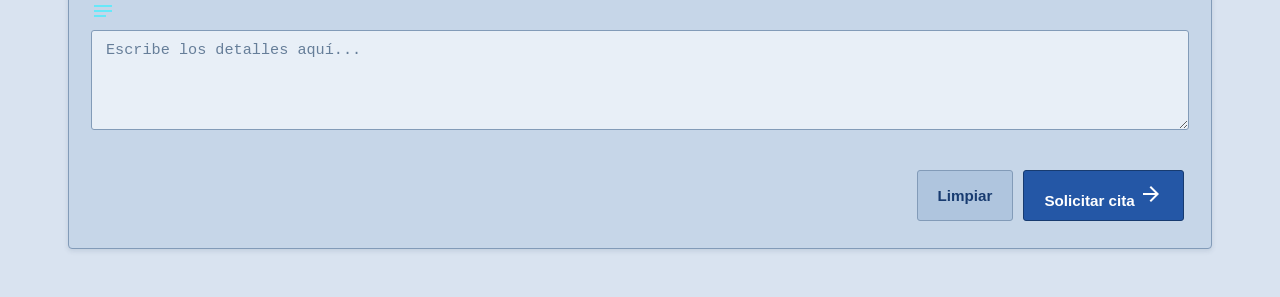
<file: Practica04/proximasCitas.html>
<!DOCTYPE html>
<html lang="es">
<head>
    <meta charset="UTF-8">
    <meta name="viewport" content="width=device-width, initial-scale=1.0">
    <title>MecaGest: Próximas citas - 251028</title>
    <link rel="stylesheet" href="https://fonts.googleapis.com/css2?family=Material+Symbols+Outlined:opsz,wght,FILL,GRAD@24,400,0,0" />

<link rel="stylesheet" href="CSS/styles.css">
</head>
<body>

    <div class="app-layout">
        <!-- Menú Lateral Izquierdo (Sidebar) -->
       
<aside class="sidebar">

    <div class="sidebar-logo">
        <img src="assets/image/Logo_Sistema.jpeg"
             alt="Logo del sistema"
             class="logo-img">
    </div>

    <nav class="sidebar-menu" aria-label="Menú principal">

    <a href="registroUsuarios.html" class="menu-item">
        <span class="material-symbols-outlined">person_add</span>
        Registro de usuarios
    </a>

    <a href="proximasCitas.html" class="menu-item active">
        <span class="material-symbols-outlined">event_available</span>
        Próximas citas
    </a>

    <a href="salidasAlmacen.html" class="menu-item">
        <span class="material-symbols-outlined">build</span>
        Salidas de almacén
    </a>

    <a href="configuracion.html" class="menu-item">
        <span class="material-symbols-outlined">settings</span>
        Configuración
    </a>


    </nav>

    <div class="sidebar-footer">
        <span class="material-symbols-outlined">help</span>
        <div>
            <p class="footer-title">¿Necesitas ayuda?</p>
            <p class="footer-sub">Soporte técnico</p>
        </div>
    </div>

</aside>


        <!-- Área Principal de Contenido -->
        <div class="main-wrapper">
            <header class="top-navbar">
                <div class="header-title">
                    <span class="material-symbols-outlined menu-toggle">menu</span>
                    <div>
                        <h1>MecaGest</h1>
                        <p class="breadcrumb">Próximas citas — Consulta y solicitud de citas</p>
                    </div>
                </div>
                <div class="header-user">
                    <span class="material-symbols-outlined icon-btn">notifications</span>
                    <span class="material-symbols-outlined icon-btn">help</span>
                    <div class="user-profile">
                        <span class="material-symbols-outlined">account_circle</span>
                        <span>Administrador</span>
                    </div>
                </div>
            </header>

            <main class="content-area">
                <header class="section-heading">
                    <span class="section-index">01</span>
                    <div class="section-text">
                        <p class="eyebrow">Módulos de práctica · MecaGest</p>
                        <h2>Próximas citas</h2>
                        <p class="section-desc">Consulta de citas de ejemplo y solicitud de una nueva cita. Información de demostración sin base de datos.</p>
                    </div>
                </header>

                <section class="module-card " aria-labelledby="mod-05">
                    <header class="module-head">
                        <span class="module-num">05</span>
                        <h3 id="mod-05">Visualización de citas</h3>
                        <span class="module-meta"></span>
                    </header>
                    <div class="module-body">
                        <form id="formFiltroCitas" novalidate>
                            <div class="filter-grid">
                                <div>
                                    <p class="group-title" id="lblFiltro">Filtrar citas por:</p>
                                    <div class="radio-group" role="radiogroup" aria-labelledby="lblFiltro">
                                        <label class="radio-label" for="appoimentByMonth"><input type="radio" value="Month" name="appoimentFilter" id="appoimentByMonth" checked> Mes</label>
                                        <label class="radio-label" for="appoimentByWeek"><input type="radio" value="Week" name="appoimentFilter" id="appoimentByWeek"> Semana</label>
                                    </div>
                                </div>
                                <div class="field">
                                    <label for="filtroMes">Seleccionar mes</label>
                                    <div class="input-wrap">
                                        <span class="material-symbols-outlined" aria-hidden="true">calendar_month</span>
                                        <input type="month" id="filtroMes" value="2026-10">
                                    </div>
                                </div>
                                <div class="field">
                                    <label for="filtroSemana">Seleccionar semana</label>
                                    <div class="input-wrap">
                                        <span class="material-symbols-outlined" aria-hidden="true">date_range</span>
                                        <input type="week" id="filtroSemana" disabled>
                                    </div>
                                </div>
                                <button type="submit" id="verCitas" class="btn btn-dark">Ver citas</button>
                            </div>
                            <p class="form-banner is-warning" id="avisoFiltro" role="alert" hidden></p>
                        </form>

                        <div class="table-head">
                            <div>
                                <h4 class="sub-title">Citas programadas</h4>
                                <p class="note" id="citasSubtitulo">Datos de ejemplo del mes de octubre de 2026</p>
                            </div>
                            <span class="counter-chip" id="contadorCitas">5 registros</span>
                        </div>

                        <div class="table-container">
                            <table class="data-table">
                                <thead>
                                    <tr>
                                        <th>No.</th>
                                        <th>Nombre y unidad</th>
                                        <th>Descripción</th>
                                        <th>Fecha programada</th>
                                        <th>Estatus actual</th>
                                    </tr>
                                </thead>
                                <tbody id="tablaCitas">
                                    <tr data-fecha="2026-10-10">
                                        <td class="col-num">1</td>
                                        <td class="col-strong">Cita de entrega de unidad reparada con el cliente: Mauricio Mejía, Unidad: Volkswagen, Jetta 2020</td>
                                        <td>Se realizó un cambio de bujías, la unidad está lista para entrega.</td>
                                        <td>10 de octubre de 2026</td>
                                        <td><span class="badge badge-success">Atendida</span></td>
                                    </tr>
                                    <tr data-fecha="2026-10-16">
                                        <td class="col-num">2</td>
                                        <td class="col-strong">Cita de valoración con el cliente: Bertha Hdz Aranda, Unidad: Renault, Duster 2022</td>
                                        <td>El cliente solicita una revisión del cuerpo de aceleración de la unidad para posible mantenimiento correctivo.</td>
                                        <td>16 de octubre de 2026</td>
                                        <td><span class="badge badge-warning">Programada</span></td>
                                    </tr>
                                    <tr data-fecha="2026-10-17">
                                        <td class="col-num">3</td>
                                        <td class="col-strong">Cita de valoración con el cliente: Mauricio Mejía, Unidad: Volkswagen, Jetta 2020</td>
                                        <td>A la unidad se le hicieron cambio de bujías, pero el cliente reporta un sonido extraño.</td>
                                        <td>17 de octubre de 2026</td>
                                        <td><span class="badge badge-warning">Programada</span></td>
                                    </tr>
                                    <tr data-fecha="2026-10-16">
                                        <td class="col-num">4</td>
                                        <td class="col-strong">Cita de valoración con la cliente: Alejandra Romero, Unidad: Toyota, Hilux 2012</td>
                                        <td>El cliente solicita una revisión del cuerpo de aceleración de la unidad para posible mantenimiento correctivo.</td>
                                        <td>16 de octubre de 2026</td>
                                        <td><span class="badge badge-danger">Cancelada</span></td>
                                    </tr>
                                    <tr data-fecha="2026-10-20">
                                        <td class="col-num">5</td>
                                        <td class="col-strong">Cita de valoración con la cliente: Alejandra Romero, Unidad: Toyota, Hilux 2012</td>
                                        <td>El cliente solicita una revisión del cuerpo de aceleración de la unidad para posible mantenimiento correctivo.</td>
                                        <td>20 de octubre de 2026</td>
                                        <td><span class="badge badge-info">Reprogramada</span></td>
                                    </tr>
                                </tbody>
                            </table>
                        </div>
                        <p class="empty-state" id="citasVacio" hidden>No hay citas programadas para el periodo elegido.</p>
                    </div>
                </section>

                <section class="module-card " aria-labelledby="mod-08">
                    <header class="module-head">
                        <span class="module-num">08</span>
                        <h3 id="mod-08">Solicitud de una nueva cita</h3>
                        <span class="module-meta"></span>
                    </header>
                    <div class="module-body">
                        <div class="form-banner" id="bannerCita" role="alert" hidden></div>
                        <form id="formNuevaCita" novalidate>
                            <div class="form-grid">
                                <div class="field">
                                    <label for="dateAppoiment">Fecha de la cita <span class="req" aria-hidden="true">*</span></label>
                                    <div class="input-wrap">
                                        <span class="material-symbols-outlined" aria-hidden="true">event</span>
                                        <input type="datetime-local" id="dateAppoiment" required>
                                    </div>
                                    <p class="field-error" id="error-dateAppoiment" hidden></p>
                                </div>
                                <div class="field">
                                    <label for="locations">Elige la sucursal <span class="req" aria-hidden="true">*</span></label>
                                    <div class="input-wrap">
                                        <span class="material-symbols-outlined" aria-hidden="true">storefront</span>
                                        <input list="locationsList" id="locations" placeholder="Busca tu sucursal preferida ..." required>
                                    </div>
                                    <datalist id="locationsList">
                                        <option value="Xicotepec, El Tabacal"></option>
                                        <option value="Xicotepec, Centro"></option>
                                        <option value="San Isidro, Tierra Negra"></option>
                                        <option value="Necaxa, Canaditas"></option>
                                        <option value="Huauchinango, Petrolera 1"></option>
                                    </datalist>
                                    <p class="field-error" id="error-locations" hidden></p>
                                </div>
                                <div class="field field-wide">
                                    <label for="descriptionText">Descripción de la cita</label>
                                    <div class="input-wrap">
                                        <span class="material-symbols-outlined icon-top" aria-hidden="true">notes</span>
                                        <textarea id="descriptionText" placeholder="Escribe los detalles aquí..."></textarea>
                                    </div>
                                </div>
                            </div>
                            <div class="module-actions">
                                <button type="reset" class="btn btn-secondary">Limpiar</button>
                                <button type="submit" class="btn btn-primary" id="btnSolicitarCita">Solicitar cita <span class="material-symbols-outlined" aria-hidden="true">arrow_forward</span></button>
                            </div>
                        </form>
                    </div>
                </section>

            </main>
        </div>
    </div>

    <script src="js/modulos.js"></script>
</body>
</html>
</file>
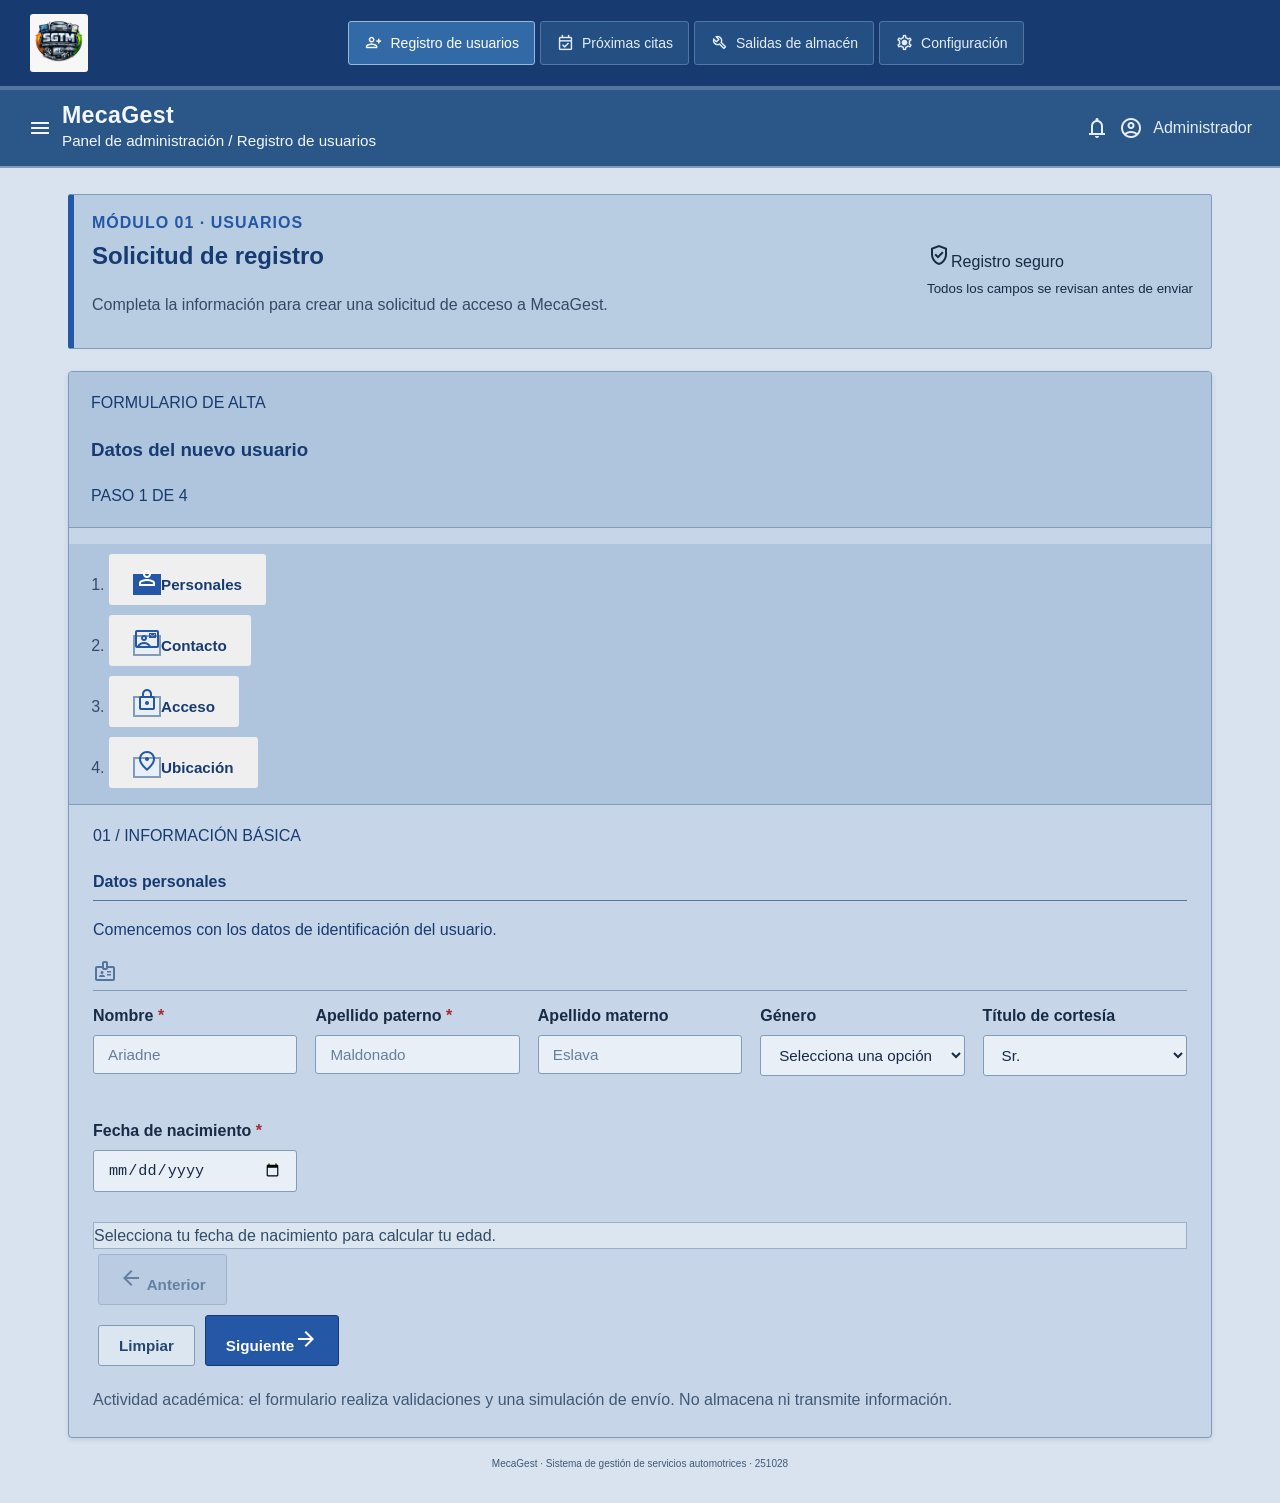
<file: Practica04/registroUsuarios.html>
<!DOCTYPE html>
<html lang="es">
<head>
  <meta charset="UTF-8">
  <meta name="viewport" content="width=device-width, initial-scale=1.0">
  <title>MecaGest: Registro de usuarios - 251028</title>
   <link rel="stylesheet" href="CSS/styles.css">   
    <link rel="icon" type="image/png" href="assets/image/automa.png">
    <!-- Iconos de Google Material Symbols -->
    <link rel="stylesheet" href="https://fonts.googleapis.com/css2?family=Material+Symbols+Outlined:opsz,wght,FILL,GRAD@24,400,0,0" />

</head>
<body class="registro-page">
  <div class="app-layout registro-layout">
    <aside class="sidebar">
      <div class="sidebar-logo">
    <img src="assets/image/Logo_Sistema.jpeg"
         alt="Logo del sistema"
         class="logo-img">
</div>
      <nav class="sidebar-menu" aria-label="Menú principal">

    <a href="registroUsuarios.html" class="menu-item active">
        <span class="material-symbols-outlined">person_add</span>
        Registro de usuarios
    </a>

    <a href="proximasCitas.html" class="menu-item">
        <span class="material-symbols-outlined">event_available</span>
        Próximas citas
    </a>

    <a href="salidasAlmacen.html" class="menu-item">
        <span class="material-symbols-outlined">build</span>
        Salidas de almacén
    </a>

    <a href="configuracion.html" class="menu-item">
        <span class="material-symbols-outlined">settings</span>
        Configuración
    </a>

</nav>
      <div class="sidebar-footer"><span class="material-symbols-outlined">help</span><div><strong>¿Necesitas ayuda?</strong><small>Soporte técnico</small></div></div>
    </aside>

    <div class="main-wrapper">
      <header class="top-navbar">
        <div class="header-title">
        <span class="material-symbols-outlined menu-toggle">menu</span>
          <div><h1>MecaGest</h1><p>Panel de administración / Registro de usuarios</p></div>
        </div>
        <div class="header-user"><span class="material-symbols-outlined">notifications</span><div class="user-profile"><span class="material-symbols-outlined">account_circle</span><span>Administrador</span></div></div>
      </header>

      <main class="content-area registro-content">
        <section class="registro-intro">
          <div><p class="eyebrow">MÓDULO 01 · USUARIOS</p><h2>Solicitud de registro</h2><p>Completa la información para crear una solicitud de acceso a MecaGest.</p></div>
          <div class="intro-meta"><span class="material-symbols-outlined">verified_user</span><span>Registro seguro<br><small>Todos los campos se revisan antes de enviar</small></span></div>
        </section>

        <section class="wizard-card" id="registroWizard">
          <div class="wizard-topline"><div><span class="wizard-kicker">FORMULARIO DE ALTA</span><h3>Datos del nuevo usuario</h3></div><span class="step-counter" id="stepCounter">PASO 1 DE 4</span></div>
          <nav class="stepper" aria-label="Progreso del registro">
            <div class="stepper-track"><div class="stepper-fill" id="wizardProgress"></div></div>
            <ol class="stepper-list">
              <li class="stepper-item is-active" data-step="1" data-icon="person"><button type="button" class="step-btn"><span class="step-circle"><span class="material-symbols-outlined step-icon">person</span></span><span class="step-label">Personales</span></button></li>
              <li class="stepper-item" data-step="2" data-icon="contact_mail"><button type="button" class="step-btn"><span class="step-circle"><span class="material-symbols-outlined step-icon">contact_mail</span></span><span class="step-label">Contacto</span></button></li>
              <li class="stepper-item" data-step="3" data-icon="lock"><button type="button" class="step-btn"><span class="step-circle"><span class="material-symbols-outlined step-icon">lock</span></span><span class="step-label">Acceso</span></button></li>
              <li class="stepper-item" data-step="4" data-icon="location_on"><button type="button" class="step-btn"><span class="step-circle"><span class="material-symbols-outlined step-icon">location_on</span></span><span class="step-label">Ubicación</span></button></li>
            </ol>
          </nav>

          <form id="formRegistro" novalidate>
            <div class="form-banner" id="bannerFormulario" role="alert" hidden></div>
            <section class="wizard-panel" data-step="1">
              <div class="panel-heading panel-head"><div><span class="panel-number">01 / INFORMACIÓN BÁSICA</span><h4>Datos personales</h4><p>Comencemos con los datos de identificación del usuario.</p></div><span class="material-symbols-outlined panel-symbol">badge</span></div>
              <div class="form-grid">
                <div class="field"><label for="nombre">Nombre <b>*</b></label><input id="nombre" name="nombre" type="text" placeholder="Ariadne" required autocomplete="given-name"><p class="field-error" id="error-nombre" hidden></p></div>
                <div class="field"><label for="apPaterno">Apellido paterno <b>*</b></label><input id="apPaterno" name="apPaterno" type="text" placeholder="Maldonado" required autocomplete="family-name"><p class="field-error" id="error-apPaterno" hidden></p></div>
                <div class="field"><label for="apMaterno">Apellido materno</label><input id="apMaterno" name="apMaterno" type="text" placeholder="Eslava"><p class="field-error" id="error-apMaterno" hidden></p></div>
                <div class="field"><label for="genero">Género</label><select id="genero" name="genero"><option value="">Selecciona una opción</option><option value="F">Femenino</option><option value="M">Masculino</option><option value="X">Prefiero no decirlo</option></select><p class="field-error" id="error-genero" hidden></p></div>
                <div class="field"><label for="titulo">Título de cortesía</label><select id="titulo" name="titulo"><option>Sr.</option><option>Sra.</option><option>Srita.</option><option>Ing.</option><option>Dr.</option><option>Mtro.</option><option>Ninguno</option></select><p class="field-error" id="error-titulo" hidden></p></div>
                <div class="field"><label for="fechaNacimiento">Fecha de nacimiento <b>*</b></label><input id="fechaNacimiento" name="fechaNacimiento" type="date" required><p class="field-error" id="error-fechaNacimiento" hidden></p></div>
                <div class="field field-wide"><div class="age-result" id="resultadoEdad" aria-live="polite">Selecciona tu fecha de nacimiento para calcular tu edad.</div></div>
              </div>
            </section>

            <section class="wizard-panel" data-step="2" hidden>
              <div class="panel-heading panel-head"><div><span class="panel-number">02 / MEDIOS DE CONTACTO</span><h4>Datos de contacto</h4><p>Indica cómo podemos comunicarnos contigo.</p></div><span class="material-symbols-outlined panel-symbol">contact_phone</span></div>
              <div class="form-grid">
                <div class="field"><label for="correo">Correo electrónico <b>*</b></label><input id="correo" name="correo" type="email" placeholder="itsariadnees@ejemplo.com" required autocomplete="email"><p class="field-error" id="error-correo" hidden></p></div>
                <div class="field"><label for="telefono">Número telefónico <b>*</b></label><input id="telefono" name="telefono" type="tel" placeholder="7641210192" inputmode="numeric" required maxlength="15" autocomplete="tel"><p class="field-error" id="error-telefono" hidden></p></div>
                <div class="field"><label for="tipoNum">Tipo de número</label><select id="tipoNum" name="tipoNum"><option value="movil">Móvil</option><option value="casa">Casa</option><option value="trabajo">Trabajo</option></select></div>
                <div class="field"><label for="horarioContactoInicio">Horario desde</label><input id="horarioContactoInicio" name="horarioContactoInicio" type="time"></div>
                <div class="field"><label for="horarioContactoFin">Horario hasta</label><input id="horarioContactoFin" name="horarioContactoFin" type="time"></div>
              </div>
              <div class="social-section"><div class="social-title"><div><h5>Redes sociales y mensajería</h5><p>Activa únicamente los medios que deseas proporcionar.</p></div></div>
                <div class="social-grid">
                  <div class="social-row"><label class="check-label"><input type="checkbox" id="socialNetworks1"> Facebook</label><input type="url" id="urlFacebook" name="urlFacebook" placeholder="https://facebook.com/usuario" disabled><p class="field-error" id="error-urlFacebook" hidden></p></div>
                  <div class="social-row"><label class="check-label"><input type="checkbox" id="socialNetworks2"> LinkedIn</label><input type="url" id="urlLinkedIn" name="urlLinkedIn" placeholder="https://linkedin.com/in/usuario" disabled><p class="field-error" id="error-urlLinkedIn" hidden></p></div>
                  <div class="social-row social-row-file"><label class="check-label"><input type="checkbox" id="socialNetworks3"> WhatsApp</label><input type="file" id="whatsAppQR" name="whatsAppQR" accept="image/png,image/jpeg,image/webp" disabled><p class="field-error" id="error-whatsAppQR" hidden></p></div>
                </div>
                <aside class="qr-card"><div class="qr-heading"><span class="material-symbols-outlined">qr_code_2</span><div><h5>Vista previa del QR</h5><p>La imagen solo se muestra localmente.</p></div></div><div class="qr-preview"><div id="qrEmpty" class="qr-empty"><span class="material-symbols-outlined">add_photo_alternate</span><span>Sin archivo seleccionado</span></div><img id="qrImage" alt="Vista previa del código QR" hidden><p id="qrError" class="field-error" hidden></p></div><p class="qr-file" id="qrFileName">No se ha seleccionado ningún archivo.</p><button type="button" id="qrRemove" class="btn btn-light btn-small" hidden>Quitar imagen</button></aside>
              </div>
            </section>

            <section class="wizard-panel" data-step="3" hidden>
              <div class="panel-heading panel-head"><div><span class="panel-number">03 / CREDENCIALES</span><h4>Datos de acceso</h4><p>Define el usuario y la contraseña para ingresar al sistema.</p></div><span class="material-symbols-outlined panel-symbol">key</span></div>
              <div class="form-grid">
                <div class="field field-wide"><label for="usuario">Nombre de usuario <b>*</b></label><input id="usuario" name="usuario" type="text" placeholder="ariadnees" minlength="4" required autocomplete="username"><small class="field-hint">Utiliza al menos 4 caracteres.</small><p class="field-error" id="error-usuario" hidden></p></div>
                <div class="field"><label for="contrasena">Contraseña <b>*</b></label><input id="contrasena" name="contrasena" type="password" placeholder="********" required autocomplete="new-password"><p class="field-error" id="error-contrasena" hidden></p><ul class="pass-rules" id="reglasContrasena"><li data-regla="longitud">Al menos 8 caracteres</li><li data-regla="mayuscula">Una letra mayúscula</li><li data-regla="numero">Un número</li><li data-regla="especial">Un signo especial</li></ul></div>
                <div class="field"><label for="confirmarContrasena">Confirmar contraseña <b>*</b></label><input id="confirmarContrasena" name="confirmarContrasena" type="password" placeholder="Repite la contraseña" required autocomplete="new-password"><p class="field-error" id="error-confirmarContrasena" hidden></p></div>
              </div>
            </section>

            <section class="wizard-panel" data-step="4" hidden>
              <div class="panel-heading panel-head"><div><span class="panel-number">04 / DOMICILIO</span><h4>Datos de ubicación</h4><p>Agrega una dirección para completar el registro.</p></div><span class="material-symbols-outlined panel-symbol">location_on</span></div>
              <div class="form-grid">
                <div class="field field-wide"><label for="direccion">Dirección</label><input id="direccion" name="direccion" type="text" placeholder="Alberto jimenez, 19, centro" autocomplete="street-address"><p class="field-error" id="error-direccion" hidden></p></div>
                <div class="field"><label for="pais">País</label><input id="pais" name="pais" type="text" list="listaPaises" placeholder="México" autocomplete="country-name"><p class="field-error" id="error-pais" hidden></p></div>
                <div class="field"><label for="estado">Estado</label><input id="estado" name="estado" type="text" list="listaEstados" placeholder="Puebla"><p class="field-error" id="error-estado" hidden></p></div>
                <div class="field"><label for="ciudad">Ciudad o municipio</label><input id="ciudad" name="ciudad" type="text" list="listaCiudades" placeholder="Xicotepec"><p class="field-error" id="error-ciudad" hidden></p></div>
                <div class="field"><label for="codigoPostal">Código postal</label><input id="codigoPostal" name="codigoPostal" type="text" list="listaCP" placeholder="73080" maxlength="5" inputmode="numeric" autocomplete="postal-code"><p class="field-error" id="error-codigoPostal" hidden></p></div>
                <div class="field field-wide terms-field"><label class="terms-label"><input type="checkbox" id="terminos" name="terminos" required data-mensaje="Debes aceptar los términos y condiciones."><span>Acepto los términos y condiciones de uso de MecaGest. <b>*</b></span></label><p class="field-error" id="error-terminos" hidden></p></div>
              </div>
            </section>

            <datalist id="listaPaises"></datalist><datalist id="listaEstados"></datalist><datalist id="listaCiudades"></datalist><datalist id="listaCP"></datalist>
            <div class="wizard-actions"><button type="button" id="btnAnterior" class="btn btn-light" disabled><span class="material-symbols-outlined">arrow_back</span> Anterior</button><div class="actions-right"><button type="reset" id="btnLimpiar" class="btn btn-ghost">Limpiar</button><button type="submit" id="btnSiguiente" class="btn btn-primary"><span id="btnSiguienteTexto">Siguiente</span><span class="material-symbols-outlined" id="btnSiguienteIcono">arrow_forward</span></button></div></div>
            <p class="wizard-footnote">Actividad académica: el formulario realiza validaciones y una simulación de envío. No almacena ni transmite información.</p>
          </form>
        </section>
        <footer class="page-footer">MecaGest · Sistema de gestión de servicios automotrices · 251028</footer>
      </main>
    </div>
  </div>
  <script src="js/domicilios.js"></script>
  <script src="js/main.js"></script>
</body>
</html>
</file>
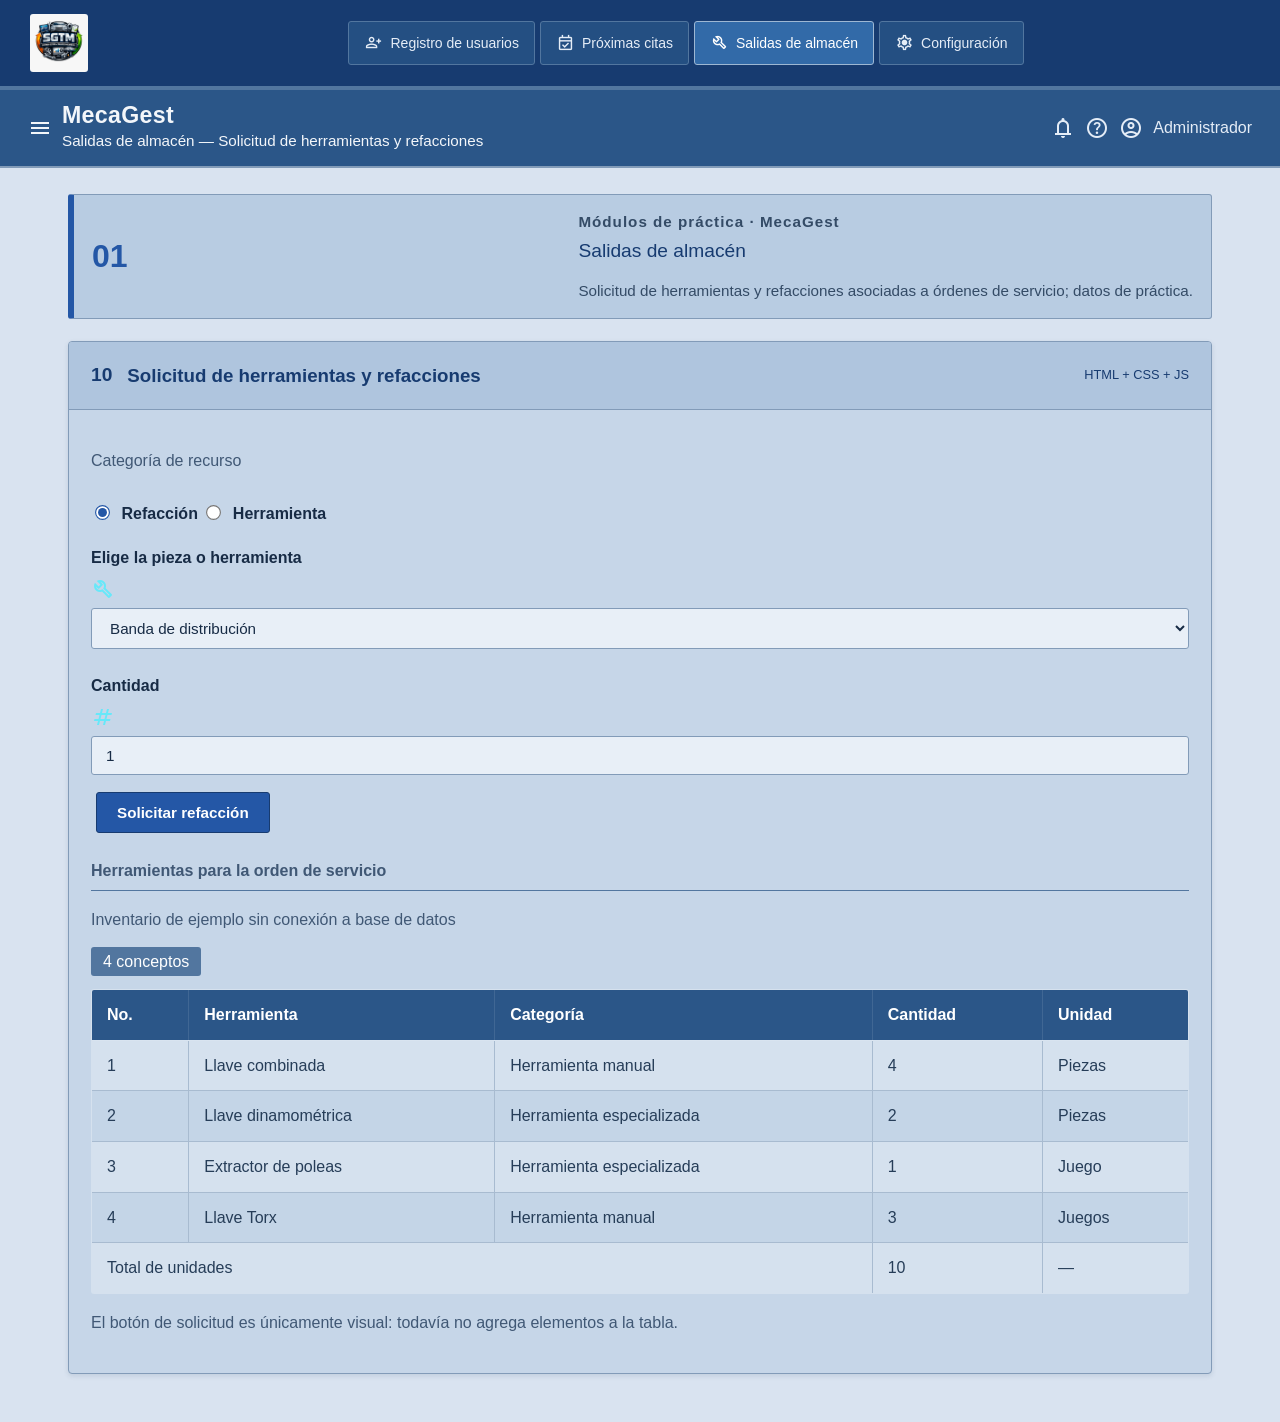
<file: Practica04/salidasAlmacen.html>
<!DOCTYPE html>
<html lang="es">

<head>
    <meta charset="UTF-8">
    <meta name="viewport" content="width=device-width, initial-scale=1.0">

    <title>MecaGest: Salidas de almacén - 251028</title>
    <link rel="icon" type="image/png" href="assets/image/automa.png">

    <link rel="stylesheet" href="CSS/styles.css">   
    <link rel="icon" type="image/png" href="assets/image/automa.png">
    <!-- Iconos de Google Material Symbols -->
    <link rel="stylesheet" href="https://fonts.googleapis.com/css2?family=Material+Symbols+Outlined:opsz,wght,FILL,GRAD@24,400,0,0" />
</head>

<body>

    <div class="app-layout">
        <!-- Menú Lateral Izquierdo (Sidebar) -->
        <aside class="sidebar">
            <div class="sidebar-logo">
                <img src="assets/image/Logo_Sistema.jpeg"
                        alt="Logo del sistema"
                        class="logo-img">
            </div>

           
<nav class="sidebar-menu" aria-label="Menú principal">

    <a href="registroUsuarios.html" class="menu-item">
        <span class="material-symbols-outlined">person_add</span>
        Registro de usuarios
    </a>

    <a href="proximasCitas.html" class="menu-item">
        <span class="material-symbols-outlined">event_available</span>
        Próximas citas
    </a>

    <a href="salidasAlmacen.html" class="menu-item active" aria-current="page">
        <span class="material-symbols-outlined">build</span>
        Salidas de almacén
    </a>

    <a href="configuracion.html" class="menu-item">
        <span class="material-symbols-outlined">settings</span>
        Configuración
    </a>

</nav>


            <div class="sidebar-footer">
                <span class="material-symbols-outlined">help</span>
                <div>
                    <p class="footer-title">¿Necesitas ayuda?</p>
                    <p class="footer-sub">Soporte técnico</p>
                </div>
            </div>
        </aside>

        <!-- Área Principal de Contenido -->
        <div class="main-wrapper">
            <header class="top-navbar">
                <div class="header-title">
                    <span class="material-symbols-outlined menu-toggle">menu</span>
                    <div>
                        <h1>MecaGest</h1>
                        <p class="breadcrumb">Salidas de almacén — Solicitud de herramientas y refacciones</p>
                    </div>
                </div>
                <div class="header-user">
                    <span class="material-symbols-outlined icon-btn">notifications</span>
                    <span class="material-symbols-outlined icon-btn">help</span>
                    <div class="user-profile">
                        <span class="material-symbols-outlined">account_circle</span>
                        <span>Administrador</span>
                    </div>
                </div>
            </header>

            <main class="content-area">
                <header class="section-heading">
                    <span class="section-index">01</span>
                    <div class="section-text">
                        <p class="eyebrow">Módulos de práctica · MecaGest</p>
                        <h2>Salidas de almacén</h2>
                        <p class="section-desc">Solicitud de herramientas y refacciones asociadas a órdenes de servicio; datos de práctica.</p>
                    </div>
                </header>

                <section class="module-card " aria-labelledby="mod-10">
                    <header class="module-head">
                        <span class="module-num">10</span>
                        <h3 id="mod-10">Solicitud de herramientas y refacciones</h3>
                        <span class="module-meta">HTML + CSS + JS</span>
                    </header>
                    <div class="module-body">
                        <div class="form-banner is-info" id="bannerAlmacen" role="status" hidden></div>
                        <form id="formSalida" novalidate>
                            <div class="request-grid">
                                <div>
                                    <p class="group-title" id="lblCategoria">Categoría de recurso</p>
                                    <div class="radio-group" role="radiogroup" aria-labelledby="lblCategoria">
                                        <label class="radio-label" for="recursoRefaccion"><input type="radio" name="recursoCategoria" id="recursoRefaccion" value="refaccion" checked> Refacción</label>
                                        <label class="radio-label" for="recursoHerramienta"><input type="radio" name="recursoCategoria" id="recursoHerramienta" value="herramienta"> Herramienta</label>
                                    </div>
                                </div>
                                <div class="field">
                                    <label for="recursoPieza" id="lblPieza">Elige la pieza o herramienta</label>
                                    <div class="input-wrap">
                                        <span class="material-symbols-outlined" aria-hidden="true">build</span>
                                        <select id="recursoPieza"></select>
                                    </div>
                                </div>
                                <div class="field">
                                    <label for="recursoCantidad">Cantidad</label>
                                    <div class="input-wrap">
                                        <span class="material-symbols-outlined" aria-hidden="true">tag</span>
                                        <input type="number" id="recursoCantidad" min="1" max="99" value="1" inputmode="numeric">
                                    </div>
                                </div>
                                <button type="submit" class="btn btn-dark" id="btnSolicitarRecurso">Solicitar refacción</button>
                            </div>
                        </form>

                        <div class="table-head">
                            <div>
                                <h4 class="sub-title">Herramientas para la orden de servicio</h4>
                                <p class="note">Inventario de ejemplo sin conexión a base de datos</p>
                            </div>
                            <span class="counter-chip">4 conceptos</span>
                        </div>

                        <div class="table-container">
                            <table class="data-table">
                                <thead>
                                    <tr>
                                        <th>No.</th>
                                        <th>Herramienta</th>
                                        <th>Categoría</th>
                                        <th class="col-right">Cantidad</th>
                                        <th>Unidad</th>
                                    </tr>
                                </thead>
                                <tbody>
                                    <tr>
                                        <td class="col-num">1</td>
                                        <td class="col-strong">Llave combinada</td>
                                        <td>Herramienta manual</td>
                                        <td class="col-right">4</td>
                                        <td>Piezas</td>
                                    </tr>
                                    <tr>
                                        <td class="col-num">2</td>
                                        <td class="col-strong">Llave dinamométrica</td>
                                        <td>Herramienta especializada</td>
                                        <td class="col-right">2</td>
                                        <td>Piezas</td>
                                    </tr>
                                    <tr>
                                        <td class="col-num">3</td>
                                        <td class="col-strong">Extractor de poleas</td>
                                        <td>Herramienta especializada</td>
                                        <td class="col-right">1</td>
                                        <td>Juego</td>
                                    </tr>
                                    <tr>
                                        <td class="col-num">4</td>
                                        <td class="col-strong">Llave Torx</td>
                                        <td>Herramienta manual</td>
                                        <td class="col-right">3</td>
                                        <td>Juegos</td>
                                    </tr>
                                </tbody>
                                <tfoot>
                                    <tr>
                                        <td colspan="3">Total de unidades</td>
                                        <td class="col-right">10</td>
                                        <td>—</td>
                                    </tr>
                                </tfoot>
                            </table>
                        </div>
                        <p class="note">El botón de solicitud es únicamente visual: todavía no agrega elementos a la tabla.</p>
                    </div>
                </section>

            </main>
        </div>
    </div>

    <script src="js/modulos.js"></script>
</body>
</html>
</file>
<file: Practica03/css/styles.css>
/* ============================= */
/* PALETA DE COLORES (VARIABLES) */
/* ============================= */
:root {
    --azul-arandano: #1040B0;  /* Acento brillante / Acciones / Hover primario */
    --azul-medalla:  #2C5697;  /* Superficies / Tarjetas / Encabezados */
    --azul-boligrafo:#2E5B9A;  /* Estructuras / Navegación / Botones secundarios */
    
    --fondo-oscuro:   #0f172a;  /* Fondo principal base */
    --fondo-seccion:  #1e293b;  /* Fondo de secciones sólidas oscuras */
    --fondo-tarjeta:  #1e293b;  /* Tarjetas informativas con contraste */
    
    --texto-principal: #f8fafc; /* Blanco suave de alta legibilidad */
    --texto-secundario:#cbd5e1; /* Gris claro para párrafos */
}

/* ============================= */
/* CONFIGURACIÓN GENERAL */
/* ============================= */

* {
    box-sizing: border-box;
}

html {
    scroll-behavior: smooth;
}

body {
    margin: 0;
    font-family: Arial, Helvetica, sans-serif;
    background: var(--fondo-oscuro);
    color: var(--texto-secundario);
    line-height: 1.6;
}


/* ============================= */
/* NAVEGACIÓN */
/* ============================= */

nav {
    position: fixed;
    top: 0;
    left: 0;
    width: 100%;
    padding: 14px 7%;
    display: flex;
    justify-content: space-between;
    align-items: center;
    background: rgba(46, 91, 154, 0.45); /* Azul Bolígrafo con cristal translúcido */
    backdrop-filter: blur(15px);
    border-bottom: 1px solid rgba(255, 255, 255, 0.15);
    z-index: 1000;
    transition: 0.3s;
}

nav h2 {
    color: var(--texto-principal);
}

nav ul {
    list-style: none;
    display: flex;
    gap: 25px;
}

nav a {
    color: var(--texto-principal);
    text-decoration: none;
    font-weight: bold;
    transition: 0.3s;
}

nav a:hover {
    color: #67e8f9; /* Cian brillante para contraste óptimo */
}


/* ============================= */
/* PARALLAX GENERAL */
/* ============================= */

.parallax {
    min-height: 100vh;
    background-size: cover;
    background-position: center;
    background-repeat: no-repeat;
    background-attachment: fixed;
    display: flex;
    align-items: center;
    justify-content: center;
    padding: 80px 20px;
    position: relative;
}

.parallax::before {
    content: "";
    position: absolute;
    inset: 0;
    background: rgba(15, 23, 42, 0.55);
}

.parallax > * {
    position: relative;
    z-index: 2;
}

#inicio {
    min-height: 85vh;
    justify-content: flex-start;
    align-items: center;
    padding: 90px 5% 50px 7%;
    background-position: center center;
}

/* BACKGROUNDS HD */

.parallax-1 { background-image: url("../assets/images/image1.png"); }
.parallax-2 { background-image: url("../assets/images/image2.jpg"); }
.parallax-3 { background-image: url("../assets/images/image3.png"); }
.parallax-4 { background-image: url("../assets/images/image4.jpg"); }


/* ============================= */
/* GLASS EFFECT & HERO */
/* ============================= */

.glass {
    background: rgba(30, 41, 59, 0.65);
    color: var(--texto-principal);
    backdrop-filter: blur(14px);
    border: 1px solid rgba(255, 255, 255, 0.2);
    border-radius: 24px;
    box-shadow: 0 25px 50px rgba(0, 0, 0, 0.35);
}

.hero-card {
    max-width: 1500px;
    width: min(95%, 690px);
    min-width: 0;
    padding: 22px 25px;
    gap: 22px;
    background: rgba(15, 23, 42, 0.7);
    display: flex !important;
    flex-direction: row !important;
    align-items: center;
    justify-content: center;
    text-align: left;
}

.perfil {
    width: 160px;
    height: 160px;
    min-width: 160px;
    object-fit: cover;
    border-radius: 50%;
    border: none;
    box-shadow: 0 0 25px rgba(16, 64, 176, 0.7);
}

.hero-info {
    display: flex;
    flex-direction: column;
    align-items: flex-start;
}

.hero-info h1 {
    font-size: 2.5rem;
    margin: 0 0 10px 0;
    color: var(--texto-principal);
}

.hero-info p {
    margin: 0 0 15px 0;
    color: var(--texto-secundario);
}

.hero-info blockquote {
    margin: 10px 0 20px 0;
    font-size: 1.1rem;
    text-align: left;
    font-style: italic;
    color: var(--texto-secundario);
}


/* ============================= */
/* BOTÓN PRINCIPAL */
/* ============================= */

.boton {
    display: inline-block;
    margin-top: 15px;
    padding: 14px 30px;
    background: var(--azul-medalla);
    color: var(--texto-principal);
    border-radius: 30px;
    text-decoration: none;
    font-weight: bold;
    border: 1px solid rgba(255, 255, 255, 0.2);
    transition: all 0.3s ease;
}

.boton:hover {
    background: var(--azul-arandano);
    color: #ffffff;
    transform: translateY(-4px);
    box-shadow: 0 12px 25px rgba(16, 64, 176, 0.4);
}


/* ============================= */
/* SECCIONES Y BLOQUES */
/* ============================= */

.seccion {
    min-height: 80vh;
    padding: 100px 8%;
    scroll-margin-top: 75px;
}

.seccion h2 {
    text-align: center;
    font-size: clamp(1.55rem, 2.5vw, 2.4rem);
    margin-bottom: 45px;
    color: var(--texto-principal);
}

/* Colores alternados unificados */

.solido-1 {
    background: #1e293b;
    color: var(--texto-principal);
}

.solido-2 {
    background: #0f172a;
    color: var(--texto-principal);
}

.solido-3 {
    background: #1e293b;
    color: var(--texto-principal);
}

.solido-4 {
    background: #0f172a;
    color: var(--texto-principal);
}


/* ============================= */
/* CONTENEDORES Y TARJETAS GENERALES */
/* ============================= */

.contenedor {
    max-width: 1100px;
    margin: auto;
}

.card {
    background: var(--azul-medalla);
    color: var(--texto-principal);
    padding: 30px;
    border-radius: 20px;
    border: 1px solid var(--azul-boligrafo);
    box-shadow: 0 12px 30px rgba(0, 0, 0, 0.25);
    transition: 0.3s;
}

.card:hover {
    transform: translateY(-8px);
    border-color: var(--azul-arandano);
    box-shadow: 0 20px 40px rgba(16, 64, 176, 0.3);
}

.card img {
    width: 100%;
    max-height: 280px;
    object-fit: cover;
    border-radius: 15px;
}


/* ============================= */
/* DATOS PERSONALES Y GRIDS */
/* ============================= */

.datos {
    margin-top: 30px;
    display: grid;
    grid-template-columns: repeat(4, 1fr);
    gap: 20px;
}

.datos article {
    padding: 20px;
    text-align: center;
    background: rgba(46, 91, 154, 0.35);
    border: 1px solid var(--azul-boligrafo);
    color: var(--texto-principal);
    border-radius: 18px;
    box-shadow: 0 10px 20px rgba(0, 0, 0, 0.15);
}

.grid {
    display: grid;
    grid-template-columns: repeat(3, 1fr);
    gap: 25px;
    max-width: 1200px;
    margin: auto;
}

.cinco {
    grid-template-columns: repeat(5, 1fr);
}

.frase {
    max-width: 750px;
    padding: 40px;
    text-align: center;
    color: var(--texto-principal);
}

.frase h2 {
    font-size: 2.5rem;
}

.frase p {
    font-size: 1.3rem;
}


/* ============================= */
/* REDES SOCIALES */
/* ============================= */

.redes {
    text-align: center;
    background: #0f172a;
}

.redes-sociales {
    display: flex;
    justify-content: center;
    flex-wrap: wrap;
    gap: 20px;
}

.redes-sociales a {
    display: flex;
    flex-direction: column;
    align-items: center;
    gap: 8px;
    min-width: 120px;
    padding: 18px;
    color: var(--texto-principal);
    background: var(--azul-medalla);
    border: 1px solid var(--azul-boligrafo);
    border-radius: 18px;
    text-decoration: none;
    box-shadow: 0 12px 25px rgba(0, 0, 0, 0.2);
    transition: 0.3s;
}

.redes-sociales a:hover {
    transform: translateY(-8px) scale(1.05);
    background: var(--azul-arandano);
    border-color: #67e8f9;
}

.redes-sociales svg {
    width: 36px;
    height: 36px;
}


/* ============================= */
/* CARRUSEL DE FAVORITOS */
/* ============================= */

.favoritos-intro {
    text-align: center;
    max-width: 650px;
    margin: -20px auto 30px;
    color: var(--texto-secundario);
}

.carrusel {
    display: flex;
    align-items: center;
    gap: 14px;
    max-width: 850px;
    margin: auto;
}

.carrusel-ventana {
    overflow: hidden;
    flex: 1;
    min-width: 0;
    border-radius: 22px;
}

.carrusel-pista {
    display: flex;
    transition: transform .45s ease;
}

.favorito-card {
    flex: 0 0 100%;
    min-width: 0;
    border: 1px solid var(--azul-boligrafo);
    background: var(--azul-medalla);
    color: var(--texto-principal);
    border-radius: 22px;
    overflow: hidden;
    cursor: pointer;
    padding: 20px 0 0 0;
    display: flex;
    flex-direction: column; 
    align-items: center;
    min-height: auto;
    transition: 0.3s;
}

.favorito-card:hover {
    border-color: var(--azul-arandano);
    box-shadow: 0 10px 25px rgba(16, 64, 176, 0.35);
}

.favorito-card img {
    width: 100%;
    max-width: 420px;
    height: auto;
    max-height: 480px;
    object-fit: contain;
    border-radius: 12px;
}

.favorito-info {
    display: flex;
    flex-direction: column;
    align-items: center;
    gap: 6px;
    padding: 16px;
}

.favorito-info strong {
    font-size: 1.25rem;
}

.favorito-info small {
    font-size: .95rem;
    color: #e2e8f0;
}

.carrusel-flecha {
    border: 1px solid var(--azul-boligrafo);
    border-radius: 50%;
    background: var(--azul-medalla);
    color: var(--texto-principal);
    width: 43px;
    height: 43px;
    flex-shrink: 0;
    font-size: 1.2rem;
    cursor: pointer;
    transition: 0.3s;
}

.carrusel-flecha:hover {
    background: var(--azul-arandano);
    border-color: #67e8f9;
}

.carrusel-indicadores {
    display: flex;
    justify-content: center;
    gap: 12px;
    margin-top: 22px;
}

.carrusel-indicadores button {
    border: 0;
    width: 12px;
    height: 12px;
    border-radius: 50%;
    background: var(--azul-boligrafo);
    cursor: pointer;
    transition: 0.3s;
}

.carrusel-indicadores button.activo {
    background: var(--azul-arandano);
    box-shadow: 0 0 10px var(--azul-arandano);
    transform: scale(1.25);
}


/* ============================= */
/* MODALES */
/* ============================= */

.modal-favoritos[hidden] {
    display: none !important;
}

.modal-favoritos {
    position: fixed;
    inset: 0;
    z-index: 10000;
    background: rgba(2, 6, 23, 0.96);
    display: flex;
    justify-content: stretch;
    align-items: stretch;
    padding: 12px;
}

.modal-planel {
    display: flex;
    flex-direction: column;
    width: 100%;
    min-height: 0;
    border: 1px solid var(--azul-boligrafo);
    border-radius: 16px;
    overflow: hidden;
    background: var(--fondo-oscuro);
}

.modal-cabecera {
    padding: 12px 18px;
    display: flex;
    align-items: center;
    justify-content: space-between;
    gap: 16px;
    background: var(--azul-medalla);
    border-bottom: 1px solid var(--azul-boligrafo);
    color: var(--texto-principal);
}

.modal-cabecera h2 {
    margin: 0;
    font-size: clamp(1rem, 2vw, 1.35rem);
}

body.modal-abierto {
    overflow: hidden;
}

.modal-contenido {
    flex: 1;
    display: flex;
    justify-content: center;
    align-items: center;
    padding: 20px;
    background: #020617;
    min-height: 0;
}

.modal-contenido video,
.modal-contenido iframe {
    width: 100%;
    height: 100%;
    max-height: 75vh;
    border: none;
    border-radius: 8px;
}

.modal-contenido audio {
    width: 80%;
    max-width: 500px;
}

.modal-cerrar {
    background: transparent;
    border: none;
    color: var(--texto-secundario);
    font-size: 1.8rem;
    cursor: pointer;
    line-height: 1;
    padding: 4px 8px;
    border-radius: 6px;
    transition: 0.2s;
}

.modal-cerrar:hover {
    color: #fff;
    background: var(--azul-arandano);
}


/* ============================= */
/* FOOTER */
/* ============================= */

footer {
    text-align: center;
    padding: 40px;
    background: #020617;
    color: var(--texto-principal);
    border-top: 1px solid var(--azul-boligrafo);
}

footer a {
    color: #67e8f9;
    text-decoration: none;
}


/* ============================= */
/* RESPONSIVE */
/* ============================= */

@media (max-width: 900px) {
    .grid, .cinco, .datos {
        grid-template-columns: 1fr 1fr;
    }

    nav ul {
        display: none;
    }
}

@media (max-width: 600px) {
    .grid, .cinco, .datos {
        grid-template-columns: 1fr;
    }

    .hero-card h1 {
        font-size: 2rem;
    }

    .parallax {
        background-attachment: scroll;
    }
}
</file>
<file: Practica04/CSS/styles.css>
/* ============================= */
/* VARIABLES DE COLOR Y BASE */
/* ============================= */
:root {
    --azul-arandano: #1040B0;  /* Acento brillante / Acciones / Hover primario */
    --azul-medalla:  #2C5697;  /* Superficies / Tarjetas / Encabezados */
    --azul-boligrafo:#2E5B9A;  /* Estructuras / Navegación / Botones secundarios */
    
    --fondo-oscuro:   #0f172a;  /* Fondo principal base */
    --fondo-seccion:  #1e293b;  /* Fondo de secciones sólidas oscuras */
    --fondo-tarjeta:  #1e293b;  /* Tarjetas informativas con contraste */
    
    --texto-principal: #f8fafc; /* Blanco suave de alta legibilidad */
    --texto-secundario:#cbd5e1; /* Gris claro para párrafos */
}

* {
    box-sizing: border-box;
}

html {
    scroll-behavior: smooth;
}

body {
    margin: 0;
    padding: 0;
    font-family: 'Segoe UI', Tahoma, Geneva, Verdana, sans-serif;
    background-color: var(--fondo-oscuro);
    color: var(--texto-secundario);
    line-height: 1.6;
}

/* ============================= */
/* HEADER Y ENCABEZADO */
/* ============================= */
header {
    background: linear-gradient(135deg, var(--azul-medalla), var(--fondo-seccion));
    color: var(--texto-principal);
    text-align: center;
    padding: 30px 20px;
    border-bottom: 2px solid var(--azul-arandano);
    box-shadow: 0 4px 20px rgba(0, 0, 0, 0.4);
}

/* Contenedor flexible para alinear imagen y texto */
.header-contenido {
    display: flex;
    align-items: center;      /* Centra verticalmente logo y texto */
    justify-content: center; /* Centra horizontalmente todo el bloque */
    gap: 18px;                /* Espacio entre la imagen y el texto */
    margin-bottom: 8px;
}

/* Tamaño y estilo de la imagen del encabezado */
.logo-header {
    width: 65px;              /* Ajusta el ancho según prefieras */
    height: 65px;             /* Mantiene proporción uniforme */
    object-fit: contain;
    filter: drop-shadow(0 2px 6px rgba(0, 0, 0, 0.4)); /* Sombra para resaltar la imagen */
}

.header-texto {
    text-align: left;         /* Alinea los títulos respecto al logo */
}

header h1 {
    margin: 0;
    font-size: 2.6rem;
    letter-spacing: 2px;
    color: var(--texto-principal);
    text-transform: uppercase;
    line-height: 1.1;
}

header h2 {
    margin: 4px 0 0 0;
    font-size: 1.2rem;
    font-weight: 400;
    color: #67e8f9;           /* Acento cian brillante */
}

header p {
    margin: 12px 0 0 0;
    color: var(--texto-secundario);
    font-size: 0.95rem;
}

/* Adaptación para pantallas pequeñas */
@media (max-width: 480px) {
    .header-contenido {
        flex-direction: column; /* Coloca la imagen arriba en móviles muy pequeños */
        gap: 10px;
    }
    
    .header-texto {
        text-align: center;
    }
}

/* ============================= */
/* CONTENEDOR PRINCIPAL */
/* ============================= */
main {
    max-width: 1000px;
    margin: 40px auto;
    padding: 0 20px;
}

/* ============================= */
/* FIELDSETS Y LEYENDAS (TARJETAS) */
/* ============================= */
fieldset {
    background: var(--fondo-seccion);
    border: 1px solid var(--azul-boligrafo);
    border-radius: 16px;
    padding: 25px 30px;
    margin-bottom: 30px;
    box-shadow: 0 10px 25px rgba(0, 0, 0, 0.3);
    transition: transform 0.2s ease, border-color 0.2s ease;
}

fieldset:hover {
    border-color: var(--azul-arandano);
}

legend {
    background: var(--azul-medalla);
    color: var(--texto-principal);
    padding: 6px 18px;
    border-radius: 20px;
    font-weight: bold;
    font-size: 1.05rem;
    border: 1px solid var(--azul-arandano);
    box-shadow: 0 4px 10px rgba(0,0,0,0.2);
}

/* ============================= */
/* FORMULARIOS Y ENTRADAS (INPUTS) */
/* ============================= */
label {
    display: inline-block;
    margin-top: 12px;
    margin-bottom: 6px;
    font-weight: 600;
    color: var(--texto-principal);
}

input[type="text"],
input[type="email"],
input[type="phone"],
input[type="password"],
input[type="passsword"],
input[type="date"],
input[type="time"],
input[type="datetime-local"],
input[type="month"],
input[type="week"],
input[type="number"],
input[type="url"],
select,
textarea {
    width: 100%;
    padding: 10px 14px;
    margin-bottom: 12px;
    background-color: var(--fondo-oscuro);
    border: 1px solid var(--azul-boligrafo);
    border-radius: 8px;
    color: var(--texto-principal);
    font-size: 0.95rem;
    outline: none;
    transition: all 0.25s ease;
}

input:focus, select:focus, textarea:focus {
    border-color: #67e8f9;
    box-shadow: 0 0 8px rgba(103, 232, 249, 0.3);
}

input[type="file"] {
    background: transparent;
    border: none;
    color: var(--texto-secundario);
    margin-bottom: 12px;
}

input[type="radio"],
input[type="checkbox"] {
    accent-color: var(--azul-arandano);
    transform: scale(1.15);
    margin-right: 8px;
    cursor: pointer;
}

textarea {
    min-height: 100px;
    resize: vertical;
}

/* ============================= */
/* BOTONES Y ACCIONES */
/* ============================= */
button, 
input[type="submit"], 
input[type="reset"] {
    padding: 12px 24px;
    border-radius: 25px;
    border: none;
    font-weight: bold;
    font-size: 0.95rem;
    cursor: pointer;
    transition: all 0.3s ease;
    margin-right: 10px;
    margin-top: 10px;
}

input[type="submit"], button#verCitas, button#requestTool {
    background: var(--azul-medalla);
    color: var(--texto-principal);
    border: 1px solid var(--azul-boligrafo);
}

input[type="submit"]:hover:not(:disabled), 
button#verCitas:hover, 
button#requestTool:hover {
    background: var(--azul-arandano);
    border-color: #67e8f9;
    transform: translateY(-2px);
    box-shadow: 0 6px 15px rgba(16, 64, 176, 0.4);
}

input[type="submit"]:disabled {
    background: #334155;
    color: #64748b;
    cursor: not-allowed;
    border-color: transparent;
}

input[type="reset"] {
    background: transparent;
    color: var(--texto-secundario);
    border: 1px solid var(--azul-boligrafo);
}

input[type="reset"]:hover {
    background: rgba(255, 255, 255, 0.05);
    color: var(--texto-principal);
}

button#muteSounds {
    background: #dc2626;
    color: white;
}

button#muteSounds:hover {
    background: #b91c1c;
}

/* ============================= */
/* TABLAS DE CITAS Y HERRAMIENTAS */
/* ============================= */
table {
    width: 100%;
    border-collapse: collapse;
    margin-top: 15px;
    background-color: var(--fondo-oscuro);
    border-radius: 10px;
    overflow: hidden;
    border: 1px solid var(--azul-boligrafo) !important;
}

th, td {
    padding: 12px 15px;
    text-align: left;
    border: 1px solid rgba(255, 255, 255, 0.1) !important;
}

th {
    background-color: var(--azul-medalla);
    color: var(--texto-principal);
    font-weight: 600;
}

tr:nth-child(even) {
    background-color: rgba(255, 255, 255, 0.02);
}

tr:hover {
    background-color: rgba(46, 91, 154, 0.15);
}

/* ============================= */
/* CLASES UTILITARIAS Y MEJORAS */
/* ============================= */
.form-group-inline {
    display: flex;
    align-items: center;
    gap: 10px;
    flex-wrap: wrap;
}

.checkbox-label {
    display: flex;
    align-items: center;
    gap: 8px;
    margin-bottom: 8px;
    cursor: pointer;
}

h4 {
    color: var(--texto-principal);
    border-bottom: 1px solid var(--azul-boligrafo);
    padding-bottom: 6px;
    margin-top: 20px;
    margin-bottom: 12px;
}

/* Responsivo para móviles */
@media (max-width: 600px) {
    main {
        padding: 0 10px;
    }
    fieldset {
        padding: 15px;
    }
    table {
        font-size: 0.85rem;
    }
    th, td {
        padding: 8px;
    }
}
/* Estilo del mensaje de alerta superior en rojo */
.mensaje-error {
    background-color: #f8d7da !important;
    color: #721c24 !important;
    border: 1px solid #f5c6cb !important;
    padding: 10px;
    margin-bottom: 15px;
    border-radius: 5px;
    font-weight: bold;
}

/* Borde rojo para los campos vacíos o inválidos */
input.campo-invalido, select.campo-invalido, textarea.campo-invalido {
    border: 2px solid #dc3545 !important;
    background-color: #fff8f8;
}

/* ==========================================
   ADAPTACIÓN DE ME CAGEST A PALETA PERSONAL
   Matrícula: 251028
========================================== */

/* ESTRUCTURA GENERAL */
.app-layout {
    display: flex;
    min-height: 100vh;
    background: var(--fondo-oscuro);
}

.sidebar {
    width: 250px;
    min-width: 250px;
    background: var(--fondo-seccion);
    border-right: 2px solid var(--azul-boligrafo);
    padding: 25px 15px;
    display: flex;
    flex-direction: column;
}

.sidebar-logo {
    text-align: center;
    padding: 15px 5px 25px;
}

.logo-img {
    max-width: 150px;
    max-height: 90px;
    object-fit: contain;
    border-radius: 10px;
}

.sidebar-menu {
    display: flex;
    flex-direction: column;
    gap: 8px;
}

.menu-item {
    display: flex;
    align-items: center;
    gap: 12px;
    padding: 13px;
    color: var(--texto-secundario);
    text-decoration: none;
    border-radius: 8px;
    transition: 0.3s;
}

.menu-item:hover,
.menu-item.active {
    background: var(--azul-medalla);
    color: white;
}

.sidebar-footer {
    display: flex;
    align-items: center;
    gap: 12px;
    margin-top: auto;
    padding: 15px 5px;
    border-top: 1px solid var(--azul-boligrafo);
}

.footer-title {
    color: var(--texto-principal);
    margin: 0;
}

.footer-sub {
    color: var(--texto-secundario);
    margin: 0;
    font-size: 0.85rem;
}

/* CONTENIDO PRINCIPAL */
.main-wrapper {
    flex: 1;
    min-width: 0;
}

.top-navbar {
    display: flex;
    justify-content: space-between;
    align-items: center;
    padding: 18px 30px;
    background: var(--fondo-seccion);
    border-bottom: 2px solid var(--azul-arandano);
    text-align: left;
}

.top-navbar h1 {
    font-size: 1.5rem;
    margin: 0;
    letter-spacing: 1px;
}

.top-navbar p {
    margin: 3px 0 0;
}

.header-title,
.header-user,
.user-profile {
    display: flex;
    align-items: center;
    gap: 12px;
}

.header-user {
    color: var(--texto-secundario);
}

.content-area {
    max-width: none;
    margin: 0;
    padding: 30px;
}

.section-heading {
    display: flex;
    align-items: center;
    gap: 18px;
    text-align: left;
    background: transparent;
    border: none;
    box-shadow: none;
    padding: 10px 0 25px;
}

.section-index {
    font-size: 2rem;
    font-weight: bold;
    color: var(--azul-arandano);
}

.section-text h2 {
    color: var(--texto-principal);
    margin: 0;
}

.eyebrow {
    color: #67e8f9;
    margin: 0;
}

.section-desc {
    color: var(--texto-secundario);
}

/* TARJETAS Y MÓDULOS */
.module-card {
    background: var(--fondo-tarjeta);
    border: 1px solid var(--azul-boligrafo);
    border-radius: 14px;
    margin-bottom: 25px;
    overflow: hidden;
    box-shadow: 0 8px 20px rgba(0,0,0,0.25);
}

.module-head {
    display: flex;
    align-items: center;
    gap: 15px;
    padding: 18px 22px;
    background: var(--azul-medalla);
    border: none;
    text-align: left;
    box-shadow: none;
}

.module-head h3 {
    color: white;
    margin: 0;
    flex: 1;
}

.module-num {
    color: white;
    font-weight: bold;
    font-size: 1.2rem;
}

.module-meta {
    color: #e2e8f0;
    font-size: 0.8rem;
}

.module-body {
    padding: 25px;
}

/* CAMPOS Y FORMULARIOS */
.field label,
.group-title {
    color: var(--texto-principal);
}

.input-wrap {
    position: relative;
}

.input-wrap .material-symbols-outlined {
    color: #67e8f9;
}

.input-wrap input,
.input-wrap textarea {
    background: var(--fondo-oscuro);
    color: var(--texto-principal);
}

.radio-label {
    color: var(--texto-secundario);
}

.filter-grid,
.form-grid {
    display: grid;
    grid-template-columns: repeat(auto-fit, minmax(200px, 1fr));
    gap: 18px;
}

.field-wide {
    grid-column: 1 / -1;
}

/* BOTONES */
.btn {
    border-radius: 8px;
    padding: 11px 20px;
    margin: 5px;
}

.btn-primary,
.btn-dark {
    background: var(--azul-medalla);
    color: white;
    border: 1px solid var(--azul-boligrafo);
}

.btn-primary:hover,
.btn-dark:hover {
    background: var(--azul-arandano);
}

.btn-secondary {
    background: transparent;
    color: var(--texto-secundario);
    border: 1px solid var(--azul-boligrafo);
}

.module-actions {
    display: flex;
    justify-content: flex-end;
    margin-top: 15px;
}

/* TABLAS */
.table-container {
    width: 100%;
    overflow-x: auto;
}

.data-table {
    min-width: 650px;
    color: var(--texto-secundario);
}

.sub-title {
    color: var(--texto-principal);
}

.note {
    color: var(--texto-secundario);
}

.counter-chip {
    background: var(--azul-medalla);
    color: white;
    padding: 6px 12px;
    border-radius: 20px;
}

.badge {
    display: inline-block;
    padding: 5px 10px;
    border-radius: 15px;
    font-size: 0.8rem;
}

.badge-success {
    background: #166534;
    color: white;
}

.badge-warning {
    background: #854d0e;
    color: white;
}

.badge-danger {
    background: #991b1b;
    color: white;
}

.badge-info {
    background: #075985;
    color: white;
}

/* MENSAJES */
.form-banner,
.empty-state {
    color: var(--texto-secundario);
    padding: 12px;
    border-radius: 8px;
}

.form-banner {
    background: var(--fondo-oscuro);
    border: 1px solid var(--azul-boligrafo);
}

.field-error {
    color: #fca5a5;
}

[hidden] {
    display: none !important;
}

/* ADAPTACIÓN A MÓVILES */
@media (max-width: 768px) {
    .app-layout {
        flex-direction: column;
    }

    .sidebar {
        width: 100%;
        min-width: 0;
    }

    .sidebar-footer {
        margin-top: 20px;
    }

    .top-navbar {
        flex-wrap: wrap;
        gap: 15px;
        padding: 15px;
    }

    .content-area {
        padding: 15px;
    }

    .module-body {
        padding: 15px;
    }

    .header-user {
        flex-wrap: wrap;
    }
}

/* =====================================
   CONFIGURACION ME CAGEST - 251028
===================================== */

.module-grid {
    display: grid;
    grid-template-columns: repeat(2, minmax(0, 1fr));
    gap: 24px;
}

.module-grid .span-all {
    grid-column: 1 / -1;
}

.palette-box {
    background: var(--fondo-oscuro);
    border: 1px solid var(--azul-boligrafo);
    border-radius: 12px;
    padding: 18px;
    margin-bottom: 25px;
}

.swatches {
    display: flex;
    gap: 10px;
    margin-bottom: 15px;
}

.swatch {
    width: 32px;
    height: 32px;
    display: inline-block;
    border-radius: 8px;
    border: 1px solid #64748b;
}

.palette-name {
    color: var(--texto-principal);
    font-weight: 600;
    margin: 5px 0;
}

.color-row {
    display: grid;
    grid-template-columns: 1fr auto 65px;
    align-items: center;
    gap: 12px;
    margin: 20px 0;
}

.color-row label {
    margin: 0;
}

.color-value {
    color: var(--texto-secundario);
    font-size: 0.9rem;
}

.color-row input[type="color"] {
    width: 60px;
    height: 38px;
    padding: 3px;
    cursor: pointer;
    background: var(--fondo-seccion);
    border: 1px solid var(--azul-boligrafo);
    border-radius: 6px;
}

.profile-head {
    display: flex;
    align-items: center;
    gap: 15px;
    background: var(--fondo-oscuro);
    border: 1px solid var(--azul-boligrafo);
    border-radius: 12px;
    padding: 18px;
    margin-bottom: 20px;
}

.avatar {
    width: 58px;
    height: 58px;
    display: flex;
    justify-content: center;
    align-items: center;
    border-radius: 50%;
    background: var(--azul-arandano);
    color: white;
    font-size: 1.3rem;
    font-weight: bold;
}

.tag {
    display: inline-block;
    background: var(--azul-medalla);
    color: white;
    padding: 3px 9px;
    border-radius: 12px;
    font-size: 0.75rem;
    margin-left: 5px;
}

.range-scale {
    display: flex;
    justify-content: space-between;
    color: var(--texto-secundario);
    font-size: 0.85rem;
}

input[type="range"] {
    accent-color: var(--azul-arandano);
    width: 100%;
}

.btn-outline {
    background: transparent;
    color: var(--texto-principal);
    border: 1px solid var(--azul-arandano);
}

.btn-outline:hover {
    background: var(--azul-medalla);
    color: white;
}

.billing-box {
    background: var(--fondo-oscuro);
    padding: 20px;
    border-radius: 12px;
    border: 1px solid var(--azul-boligrafo);
}

.req {
    color: #f87171;
}

@media (max-width: 900px) {
    .module-grid {
        grid-template-columns: 1fr;
    }

    .module-grid .span-all {
        grid-column: auto;
    }
}

@media (max-width: 500px) {
    .color-row {
        grid-template-columns: 1fr auto;
    }

    .color-value {
        grid-column: 1;
    }

    .color-row input[type="color"] {
        grid-column: 2;
        grid-row: 1 / 3;
    }
}

.page-footer {
    text-align: center;
    color: #71839d;
    font-size: 10px;
    padding: 18px 0 5px;
}

@media(max-width:900px) {
    .registro-page .sidebar {
        width: 210px;
        min-width: 210px;
    }

    .registro-content {
        padding: 25px 20px;
    }

    .registro-page .top-navbar {
        padding: 0 20px;
    }
}

@media(max-width:680px) {
    .registro-layout {
        display: block;
    }

    .registro-page .sidebar {
        width: 100%;
        min-width: 0;
        padding: 10px 12px;
    }

    .registro-page .sidebar-logo {
        padding: 4px 5px 12px;
    }

    .registro-page .sidebar-menu {
        display: flex;
        overflow-x: auto;
    }

    .registro-page .menu-item {
        white-space: nowrap;
        padding: 10px;
    }

    .registro-page .sidebar-footer {
        display: none;
    }

    .registro-page .top-navbar {
        height: auto;
        min-height: 68px;
        padding: 12px 16px;
    }

    .registro-page .header-user>span {
        display: none;
    }

    .registro-content {
        padding: 22px 12px;
    }

    .registro-intro {
        align-items: flex-start;
    }

    .intro-meta {
        display: none;
    }

    .wizard-topline {
        padding: 18px;
    }

    .stepper {
        padding: 18px 10px 12px;
    }

    .stepper-track {
        left: 13%;
        right: 13%;
        top: 35px;
    }

    .step-label {
        font-size: 9px;
    }

    .step-circle {
        width: 30px;
        height: 30px;
    }

    #formRegistro {
        padding: 6px 17px 0;
    }

    .form-grid,.social-grid {
        grid-template-columns: 1fr;
    }

    .field-wide,.social-row-file {
        grid-column: auto;
    }

    .social-row {
        grid-template-columns: 95px minmax(0,1fr);
    }

    .panel-symbol {
        display: none;
    }

    .wizard-actions {
        flex-wrap: wrap;
    }

    .actions-right {
        justify-content: center;
    }

}

/* ==========================================================
   MECAGEST - REDISEÑO AZUL SENCILLO
   Navegación horizontal, paneles azul grisáceo y campos claros.
   Se conservan las clases e identificadores usados por JavaScript.
========================================================== */

:root {
    --azul-arandano: #2457A6;
    --azul-medalla: #2B5688;
    --azul-boligrafo: #52769F;
    --fondo-oscuro: #D9E3F0;
    --fondo-seccion: #C6D6E8;
    --fondo-tarjeta: #C6D6E8;
    --texto-principal: #172B45;
    --texto-secundario: #344B66;

    --azul-barra: #173B70;
    --azul-barra-secundario: #244F82;
    --azul-campo: #E8EFF7;
    --azul-borde: #829BB8;
}

/* Fondo y tipografía general */
html, body {
    min-height: 100%;
    background: #D9E3F0 !important;
    color: #263D58 !important;
}

body {
    font-family: Arial, Helvetica, sans-serif;
}

/* La antigua barra lateral se convierte en una barra horizontal superior */
.app-layout {
    display: flex !important;
    flex-direction: column !important;
    min-height: 100vh;
    background: #D9E3F0 !important;
}

.sidebar {
    width: 100% !important;
    min-width: 0 !important;
    min-height: 0 !important;
    padding: 10px 22px !important;
    display: flex !important;
    flex-direction: row !important;
    align-items: center !important;
    justify-content: space-between !important;
    gap: 18px;
    background: #173B70 !important;
    border: 0 !important;
    border-bottom: 4px solid #52769F !important;
    box-shadow: none !important;
}

.sidebar-logo {
    flex: 0 0 auto;
    display: flex;
    align-items: center;
    justify-content: center;
    padding: 4px 8px !important;
    margin: 0 !important;
}

.sidebar-logo img,
.sidebar-logo .logo-img {
    display: block;
    max-width: 105px !important;
    max-height: 58px !important;
    object-fit: contain;
    border-radius: 3px !important;
}

.sidebar-logo span:not(.material-symbols-outlined) {
    color: #F0F4FA;
    font-weight: 700;
    margin-left: 8px;
}

.sidebar-menu {
    display: flex !important;
    flex: 1 1 auto;
    flex-direction: row !important;
    justify-content: center;
    align-items: center;
    flex-wrap: wrap;
    gap: 5px !important;
}

.menu-item {
    display: inline-flex !important;
    align-items: center;
    justify-content: center;
    gap: 7px !important;
    padding: 10px 15px !important;
    color: #E5EDF7 !important;
    background: #244F82 !important;
    border: 1px solid #52769F !important;
    border-radius: 3px !important;
    text-decoration: none;
    font-size: 14px;
    transition: background-color .15s ease;
}

.menu-item:hover,
.menu-item.active {
    color: #FFFFFF !important;
    background: #326AA8 !important;
    border-color: #9DB7D3 !important;
}

.menu-item .material-symbols-outlined {
    font-size: 19px;
}

.sidebar-footer {
    display: none !important;
}

.main-wrapper {
    width: 100%;
    min-width: 0;
    flex: 1 1 auto;
    background: #D9E3F0 !important;
}

/* Encabezado de cada página */
.top-navbar {
    min-height: 76px;
    display: flex !important;
    flex-wrap: wrap;
    justify-content: space-between;
    align-items: center;
    gap: 12px;
    padding: 13px 28px !important;
    background: #2B5688 !important;
    color: #F3F6FA !important;
    border: 0 !important;
    border-bottom: 2px solid #829BB8 !important;
    border-radius: 0 !important;
    box-shadow: none !important;
    text-align: left !important;
}

.top-navbar h1,
.top-navbar h2,
.top-navbar h3,
.top-navbar p,
.top-navbar .breadcrumb {
    color: #F3F6FA !important;
    margin-top: 0;
}

.top-navbar h1 {
    font-size: 1.45rem !important;
    letter-spacing: .3px !important;
    text-transform: none !important;
}

.header-title,
.header-user,
.user-profile {
    display: flex;
    align-items: center;
    gap: 10px;
}

.header-user {
    color: #E5EDF7 !important;
}

/* Área de trabajo */
.content-area,
.registro-page .content-area {
    width: 100%;
    max-width: 1200px !important;
    margin: 0 auto !important;
    padding: 26px 28px !important;
    background: transparent !important;
    color: #263D58 !important;
}

.section-heading,
.registro-intro {
    display: flex;
    align-items: center;
    justify-content: space-between;
    gap: 18px;
    margin: 0 0 22px !important;
    padding: 15px 18px !important;
    background: #B8CCE2 !important;
    color: #172B45 !important;
    border: 1px solid #829BB8 !important;
    border-left: 6px solid #2457A6 !important;
    border-radius: 3px !important;
    box-shadow: none !important;
    text-align: left !important;
}

.section-heading h2,
.section-text h2,
.registro-intro h2 {
    color: #173B70 !important;
    margin: 2px 0 5px !important;
}

.section-desc,
.registro-intro p,
.section-text p {
    color: #344B66 !important;
}

.eyebrow,
.registro-intro .eyebrow {
    color: #2457A6 !important;
    font-weight: 700;
    letter-spacing: 1px;
}

/* Paneles y tarjetas: azul grisáceo, sin blanco */
.module-card,
.wizard-card,
.qr-card,
.palette-box,
.profile-head,
.billing-box,
.billing-box[hidden] {
    background: #C6D6E8 !important;
    color: #263D58 !important;
    border: 1px solid #829BB8 !important;
    border-radius: 4px !important;
    box-shadow: 0 2px 5px rgba(25, 54, 88, .12) !important;
}

.module-card {
    margin-bottom: 22px;
    overflow: hidden;
}

.module-head,
.wizard-topline {
    background: #AFC5DE !important;
    color: #173B70 !important;
    border: 0 !important;
    border-bottom: 1px solid #829BB8 !important;
    border-radius: 0 !important;
    box-shadow: none !important;
    text-align: left !important;
}

.module-head h3,
.module-num,
.module-meta,
.wizard-topline h3,
.wizard-kicker,
.step-counter {
    color: #173B70 !important;
}

.module-body {
    padding: 22px !important;
    color: #263D58 !important;
}

.module-body p,
.note,
.group-title,
.sub-title,
.field-hint,
.wizard-footnote,
.page-footer {
    color: #405875 !important;
}

/* Formulario de registro y pasos */
.registro-page .main-wrapper {
    background: #D9E3F0 !important;
}

.registro-page .wizard-card {
    overflow: hidden;
}

.registro-page .wizard-topline {
    padding: 18px 22px !important;
}

.stepper {
    background: #C6D6E8 !important;
    border-bottom: 1px solid #829BB8 !important;
}

.stepper-track {
    background: #9FB5CE !important;
}

.stepper-fill {
    background: #2457A6 !important;
}

.step-circle {
    background: #E8EFF7 !important;
    color: #2457A6 !important;
    border: 2px solid #829BB8 !important;
}

.stepper-item.is-active .step-circle,
.stepper-item.is-complete .step-circle {
    background: #2457A6 !important;
    color: #FFFFFF !important;
    border-color: #2457A6 !important;
}

.step-label,
.stepper-item {
    color: #344B66 !important;
}

.stepper-item.is-active .step-label {
    color: #173B70 !important;
    font-weight: 700;
}

#formRegistro {
    padding: 18px 24px 8px;
    color: #263D58 !important;
}

.wizard-panel {
    background: transparent !important;
    color: #263D58 !important;
}

.panel-heading {
    border-bottom: 1px solid #829BB8 !important;
}

.panel-heading h4,
.panel-heading p,
.panel-number {
    color: #173B70 !important;
}

.panel-symbol {
    color: #52769F !important;
}

/* Campos: azul muy claro, nunca blanco puro */
.field label,
label,
.group-title,
.terms-label,
.check-label {
    color: #172B45 !important;
}

input[type="text"],
input[type="email"],
input[type="tel"],
input[type="phone"],
input[type="password"],
input[type="date"],
input[type="time"],
input[type="datetime-local"],
input[type="month"],
input[type="week"],
input[type="number"],
input[type="url"],
input[list],
select,
textarea,
.input-wrap input,
.input-wrap textarea {
    background: #E8EFF7 !important;
    color: #172B45 !important;
    border: 1px solid #829BB8 !important;
    border-radius: 3px !important;
    box-shadow: none !important;
}

input::placeholder,
textarea::placeholder {
    color: #667E99 !important;
    opacity: 1;
}

input:focus,
select:focus,
textarea:focus {
    outline: 2px solid #52769F !important;
    outline-offset: 1px;
    border-color: #2457A6 !important;
    box-shadow: none !important;
}

input:disabled,
select:disabled,
textarea:disabled {
    background: #D5E0EC !important;
    color: #71849A !important;
}

input[type="checkbox"],
input[type="radio"],
input[type="range"] {
    accent-color: #2457A6 !important;
}

input[type="file"] {
    color: #344B66 !important;
    background: transparent !important;
}

.field-error,
.req,
.field b {
    color: #A52A35 !important;
}

.age-result,
.qr-preview,
.qr-empty {
    background: #DCE6F1 !important;
    color: #344B66 !important;
    border: 1px solid #9BB0C8 !important;
}

.pass-rules li {
    color: #405875 !important;
}

.pass-rules li.is-ok {
    color: #245B3B !important;
}

/* Botones rectangulares sencillos */
button,
.btn,
input[type="submit"],
input[type="reset"],
.btn-primary,
.btn-secondary,
.btn-light,
.btn-ghost,
.btn-dark,
.btn-outline {
    border-radius: 3px !important;
    box-shadow: none !important;
    transform: none !important;
    font-weight: 600;
}

.btn-primary,
.btn-dark,
input[type="submit"],
button#verCitas,
button#requestTool {
    background: #2457A6 !important;
    color: #FFFFFF !important;
    border: 1px solid #173B70 !important;
}

.btn-primary:hover,
.btn-dark:hover,
input[type="submit"]:hover,
button#verCitas:hover,
button#requestTool:hover {
    background: #173B70 !important;
}

.btn-secondary,
.btn-light {
    background: #AFC5DE !important;
    color: #173B70 !important;
    border: 1px solid #829BB8 !important;
}

.btn-ghost,
.btn-outline {
    background: #DCE6F1 !important;
    color: #24466F !important;
    border: 1px solid #829BB8 !important;
}

.btn:disabled,
button:disabled {
    opacity: .55;
}

/* Tablas y filtros */
.table-container {
    overflow-x: auto;
}

table,
.data-table {
    background: #D5E1EE !important;
    color: #263D58 !important;
    border: 1px solid #829BB8 !important;
    border-radius: 3px !important;
}

th {
    background: #2B5688 !important;
    color: #FFFFFF !important;
}

td {
    color: #263D58 !important;
    border-color: #A8BBD0 !important;
}

tr:nth-child(even) {
    background: #C4D5E7 !important;
}

tr:hover {
    background: #B5CBE2 !important;
}

.counter-chip,
.tag {
    background: #52769F !important;
    color: #FFFFFF !important;
    border-radius: 3px !important;
}

.badge {
    border-radius: 3px !important;
}

/* Alertas y estados */
.form-banner,
.empty-state {
    background: #DCE6F1 !important;
    color: #263D58 !important;
    border: 1px solid #829BB8 !important;
    border-radius: 3px !important;
}

.form-banner.is-success {
    background: #D5E8DA !important;
    color: #245438 !important;
}

.form-banner.is-warning,
.form-banner.is-error {
    background: #F0D9D9 !important;
    color: #7D2930 !important;
}

.field-error {
    color: #9B3038 !important;
}

[hidden] {
    display: none !important;
}

/* Ajustes de módulos de configuración */
.module-grid {
    gap: 18px;
}

.swatch {
    border-radius: 3px !important;
}

.palette-box,
.billing-box {
    background: #D2DFEC !important;
}

.profile-head,
.billing-box {
    border-radius: 3px !important;
}

/* Diseño adaptable */
@media (max-width: 900px) {
    .sidebar {
        padding: 10px 12px !important;
        flex-wrap: wrap;
        justify-content: center !important;
    }

    .sidebar-menu {
        flex-basis: 100%;
        justify-content: center;
    }

    .content-area,
    .registro-page .content-area {
        padding: 18px 14px !important;
    }
}

@media (max-width: 620px) {
    .sidebar {
        flex-direction: column !important;
        gap: 8px;
    }

    .sidebar-logo {
        width: 100%;
    }

    .sidebar-menu {
        width: 100%;
        flex-wrap: wrap;
    }

    .menu-item {
        flex: 1 1 145px;
        justify-content: center;
    }

    .top-navbar {
        padding: 12px 15px !important;
    }

    .header-user {
        flex-wrap: wrap;
    }

    .section-heading,
    .registro-intro {
        align-items: flex-start;
        flex-direction: column;
    }

    .module-body {
        padding: 14px !important;
    }

    .form-grid,
    .filter-grid,
    .module-grid {
        grid-template-columns: 1fr !important;
    }

    .field-wide,
    .module-grid .span-all {
        grid-column: auto !important;
    }

    #formRegistro {
        padding: 12px 14px !important;
    }

    .step-label {
        font-size: 10px;
    }

    .wizard-actions,
    .module-actions {
        flex-wrap: wrap;
        gap: 8px;
    }
}



/* Ajustes de especificidad para las reglas antiguas de Registro */
body.registro-page .app-layout {
    display: flex !important;
    flex-direction: column !important;
}
body.registro-page .sidebar {
    width: 100% !important;
    min-width: 0 !important;
    min-height: 0 !important;
    padding: 10px 22px !important;
    display: flex !important;
    flex-direction: row !important;
    align-items: center !important;
    justify-content: space-between !important;
    background: #173B70 !important;
    border: 0 !important;
    border-bottom: 4px solid #52769F !important;
}
body.registro-page .sidebar-menu {
    display: flex !important;
    flex-direction: row !important;
    flex: 1 1 auto;
    justify-content: center;
    flex-wrap: wrap;
}
body.registro-page .sidebar-logo {
    display: flex;
    align-items: center;
    padding: 4px 8px !important;
}
body.registro-page .sidebar-footer {
    display: none !important;
}
body.registro-page .main-wrapper {
    background: #D9E3F0 !important;
}
body.registro-page .top-navbar {
    background: #2B5688 !important;
    color: #F3F6FA !important;
    border: 0 !important;
    border-bottom: 2px solid #829BB8 !important;
    border-radius: 0 !important;
    box-shadow: none !important;
    text-align: left !important;
    padding: 13px 28px !important;
}
body.registro-page .top-navbar h1,
body.registro-page .top-navbar p,
body.registro-page .top-navbar .breadcrumb {
    color: #F3F6FA !important;
}
body.registro-page .wizard-card,
body.registro-page .qr-card {
    background: #C6D6E8 !important;
    color: #263D58 !important;
    border: 1px solid #829BB8 !important;
    border-radius: 4px !important;
    box-shadow: 0 2px 5px rgba(25,54,88,.12) !important;
}
body.registro-page .wizard-topline,
body.registro-page .stepper {
    background: #AFC5DE !important;
    color: #173B70 !important;
    border-radius: 0 !important;
}
body.registro-page .wizard-topline h3,
body.registro-page .wizard-kicker,
body.registro-page .step-counter,
body.registro-page .panel-heading h4,
body.registro-page .panel-heading p,
body.registro-page .panel-number,
body.registro-page .step-label {
    color: #173B70 !important;
}
body.registro-page #formRegistro {
    color: #263D58 !important;
}
@media (max-width: 900px) {
    body.registro-page .sidebar {
        width: 100% !important;
        min-width: 0 !important;
        flex-wrap: wrap;
        justify-content: center !important;
    }
    body.registro-page .sidebar-menu {
        flex-basis: 100%;
        justify-content: center;
    }
}
@media (max-width: 620px) {
    body.registro-page .sidebar {
        flex-direction: column !important;
    }
    body.registro-page .sidebar-logo {
        width: 100%;
    }
    body.registro-page .sidebar-menu {
        width: 100%;
    }
}
</file>
